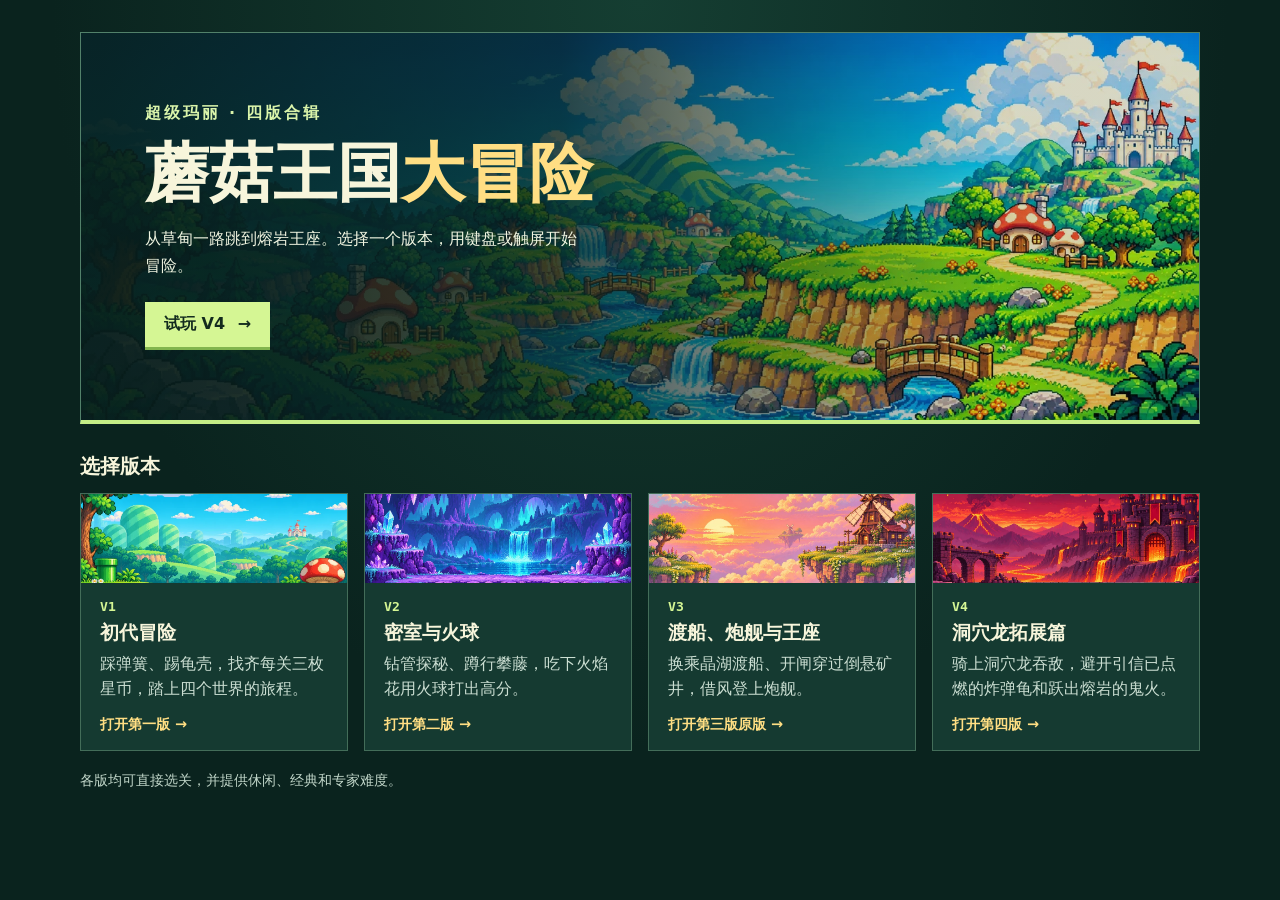
<file: index.html>
<!doctype html>
<html lang="zh-CN">
<head>
  <meta charset="utf-8">
  <meta name="viewport" content="width=device-width, initial-scale=1">
  <meta name="theme-color" content="#0a231e">
  <meta name="description" content="《超级玛丽 · 蘑菇王国大冒险》四版合辑。V1 至 V4 均可在线试玩。V4 洞穴龙拓展篇加入骑龙吞敌、炸弹龟与鬼火。">
  <title>蘑菇王国大冒险 · 四版合辑</title>
  <link rel="stylesheet" href="./style.css">
</head>
<body>
  <main class="shell">
    <header class="hero">
      <p class="eyebrow">超级玛丽 · 四版合辑</p>
      <h1>蘑菇王国<span>大冒险</span></h1>
      <p class="intro">从草甸一路跳到熔岩王座。选择一个版本，用键盘或触屏开始冒险。</p>
      <a class="start" href="./v4/index.html">试玩 V4 <span aria-hidden="true">→</span></a>
    </header>
    <section aria-labelledby="versions">
      <h2 id="versions">选择版本</h2>
      <div class="grid">
        <a class="card" href="./v1/index.html">
          <img src="./v1/assets/art/meadow.webp" alt="" width="960" height="540">
          <div class="card-copy">
            <span class="version">V1</span>
            <h3>初代冒险</h3>
            <p>踩弹簧、踢龟壳，找齐每关三枚星币，踏上四个世界的旅程。</p>
            <span class="action">打开第一版 <span aria-hidden="true">→</span></span>
          </div>
        </a>
        <a class="card" href="./v2/index.html">
          <img src="./v2/assets/art/cavern.webp" alt="" width="960" height="540">
          <div class="card-copy">
            <span class="version">V2</span>
            <h3>密室与火球</h3>
            <p>钻管探秘、蹲行攀藤，吃下火焰花用火球打出高分。</p>
            <span class="action">打开第二版 <span aria-hidden="true">→</span></span>
          </div>
        </a>
        <a class="card" href="./v3/index.html">
          <img src="./v3/assets/art/sky.webp" alt="" width="960" height="540">
          <div class="card-copy">
            <span class="version">V3</span>
            <h3>渡船、炮舰与王座</h3>
            <p>换乘晶湖渡船、开闸穿过倒悬矿井，借风登上炮舰。</p>
            <span class="action">打开第三版原版 <span aria-hidden="true">→</span></span>
          </div>
        </a>
        <a class="card" href="./v4/index.html">
          <img src="./v4/assets/art/castle.webp" alt="" width="960" height="540">
          <div class="card-copy">
            <span class="version">V4</span>
            <h3>洞穴龙拓展篇</h3>
            <p>骑上洞穴龙吞敌，避开引信已点燃的炸弹龟和跃出熔岩的鬼火。</p>
            <span class="action">打开第四版 <span aria-hidden="true">→</span></span>
          </div>
        </a>
      </div>
    </section>
    <footer>各版均可直接选关，并提供休闲、经典和专家难度。</footer>
  </main>
</body>
</html>
</file>
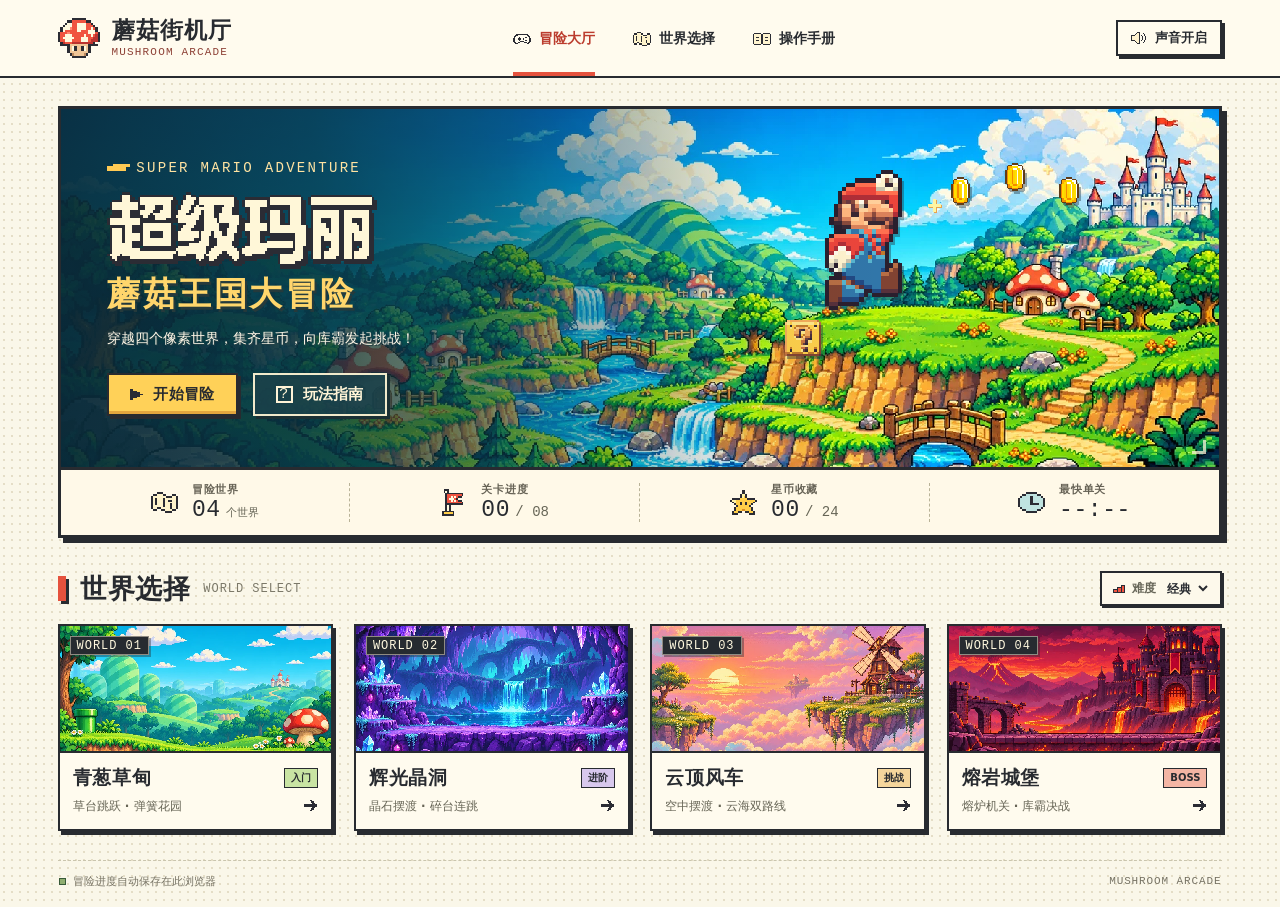
<file: v1/index.html>
<!doctype html>
<html lang="zh-CN">
<head>
  <meta charset="utf-8">
  <meta name="viewport" content="width=device-width,initial-scale=1,viewport-fit=cover">
  <meta name="theme-color" content="#faf6e9">
  <meta name="description" content="在四个像素世界中奔跑、寻宝，挑战库霸。八个原创关卡，支持键盘和触屏游玩。">
  <title>蘑菇街机厅 · 超级玛丽</title>
  <link rel="icon" href="./assets/ui/mushroom.png" type="image/png">
  <link rel="preload" as="image" href="./assets/art/cover.webp">
  <link rel="stylesheet" href="./style.css">
  <script defer src="./js/courses.js"></script>
  <script defer src="./js/engine.js"></script>
  <script defer src="./js/renderer.js"></script>
  <script defer src="./js/app.js"></script>
</head>
<body>
  <header class="site-header">
    <div class="wrap head-inner">
      <a class="brand" href="#lobby" aria-label="蘑菇街机厅首页">
        <img src="./assets/ui/mushroom.png" alt="" width="43" height="40">
        <span><strong>蘑菇街机厅</strong><small>MUSHROOM ARCADE</small></span>
      </a>
      <nav aria-label="主导航">
        <a class="nav-item current" href="#lobby" data-nav="lobby"><i class="ico pad"></i>冒险大厅</a>
        <a class="nav-item" href="#worlds" data-nav="worlds"><i class="ico map"></i>世界选择</a>
        <button class="nav-item" data-open-guide><i class="ico book"></i>操作手册</button>
      </nav>
      <button class="sound-button" data-sound type="button" aria-pressed="true"><i class="ico speaker"></i><span>声音开启</span></button>
    </div>
  </header>
  <main class="wrap" id="lobby">
    <section class="cartridge" aria-labelledby="game-title">
      <div class="cover">
        <div class="cover-art" aria-hidden="true"></div>
        <div class="cover-sprites" aria-hidden="true">
          <img class="poster-mario" src="./assets/sprites/mario-jump.png" alt="">
          <img class="poster-coin c1" src="./assets/sprites/coin.png" alt="">
          <img class="poster-coin c2" src="./assets/sprites/coin.png" alt="">
          <img class="poster-coin c3" src="./assets/sprites/coin.png" alt="">
          <img class="poster-block" src="./assets/sprites/question.png" alt="">
          <span class="glint g1"></span><span class="glint g2"></span>
        </div>
        <div class="cover-copy">
          <div class="cover-kicker"><span></span> SUPER MARIO ADVENTURE</div>
          <h1 id="game-title"><img src="./assets/ui/title.png" alt="超级玛丽"></h1>
          <p class="cover-subtitle">蘑菇王国大冒险</p>
          <p class="cover-desc">穿越四个像素世界，集齐星币，向库霸发起挑战！</p>
          <div class="cover-actions">
            <button class="pixel-button primary" id="start-game"><i class="ico play"></i><span>开始冒险</span></button>
            <button class="pixel-button ghost" data-open-guide><span class="key-icon" aria-hidden="true">?</span>玩法指南</button>
          </div>
        </div>
        <span class="cover-corner" aria-hidden="true"></span>
      </div>
      <div class="readouts" aria-label="冒险记录">
        <div class="readout"><span class="stat-icon"><i class="ico map"></i></span><span><small>冒险世界</small><strong><b>04</b> <em>个世界</em></strong></span></div>
        <div class="readout"><span class="stat-icon"><i class="ico flag"></i></span><span><small>关卡进度</small><strong><b id="clears">00</b> <em>/ 08</em></strong></span></div>
        <div class="readout"><span class="stat-icon"><i class="ico star"></i></span><span><small>星币收藏</small><strong><b id="stars">00</b> <em>/ 24</em></strong></span></div>
        <div class="readout"><span class="stat-icon"><i class="ico clock"></i></span><span><small>最快单关</small><strong><b id="best-time">--:--</b></strong></span></div>
      </div>
    </section>
    <section class="world-section" id="worlds" aria-labelledby="world-title">
      <div class="section-bar">
        <div class="section-heading"><span class="section-mark" aria-hidden="true"></span><h2 id="world-title">世界选择</h2><small class="latin">WORLD SELECT</small></div>
        <label class="difficulty"><i class="ico stairs"></i><span>难度</span><select aria-label="游玩难度" data-difficulty><option value="relaxed">休闲</option><option value="classic">经典</option><option value="expert">专家</option></select></label>
      </div>
      <div id="world-grid" class="world-grid"></div>
    </section>
    <footer><span><i class="save-dot"></i><span id="save-status">冒险进度自动保存在此浏览器</span></span><span class="latin">MUSHROOM ARCADE</span></footer>
  </main>
  <dialog id="details" class="details-dialog">
    <div class="modal-top"><span id="detail-label" class="latin">WORLD SELECT</span><button class="square-button close-x" id="close-details" aria-label="关闭">×</button></div>
    <div id="detail-body"></div>
  </dialog>
  <dialog id="game" class="game-dialog" aria-labelledby="playing-title">
    <div class="game-shell">
      <div class="game-top">
        <div class="game-identity"><img src="./assets/ui/mushroom.png" alt=""><div><small class="latin" id="world-code"></small><strong id="playing-title"></strong></div></div>
        <div class="game-controls"><button data-sound class="square-button" aria-label="切换声音"><i class="ico speaker"></i></button><button id="fullscreen" class="square-button" aria-label="切换全屏"><span class="expand-icon"></span></button><button id="pause" class="square-button pause-button" aria-label="暂停游戏"><b>Ⅱ</b></button></div>
      </div>
      <div class="game-hud">
        <span class="hearts" id="hearts" aria-label="体力"></span>
        <div class="hud-right"><span><i class="ico coin"></i><b id="gold-count">00</b></span><span><i class="ico star"></i><b id="star-count">0/3</b></span><span><i class="ico clock"></i><b id="timer">0:00</b></span></div>
      </div>
      <div class="stage" id="stage">
        <canvas id="screen" width="480" height="270" aria-label="超级玛丽横版跳跃游戏画面"></canvas>
        <div class="boss-meter" id="boss-meter" hidden><div><strong>库霸</strong> <small class="latin">BOSS</small></div><div id="boss-pips"></div></div>
        <div class="hint" id="game-hint" role="status"></div>
        <section class="stage-overlay" id="overlay" hidden aria-live="polite"></section>
      </div>
      <div class="game-lower">
        <div class="keyboard-strip"><span><kbd>←</kbd><kbd>→</kbd> 移动</span><span><kbd>Space</kbd> 跳跃</span><span><kbd>Shift</kbd> 奔跑</span><span><kbd>Esc</kbd> 暂停</span></div>
        <div class="touch-strip" aria-label="触屏游戏按键"><div><button data-control="left" aria-label="向左移动">◀</button><button data-control="right" aria-label="向右移动">▶</button></div><div><button class="run-control" data-control="run">奔跑</button><button class="jump-control" data-control="jump">跳跃</button></div></div>
      </div>
    </div>
  </dialog>
  <noscript>请启用 JavaScript 进入蘑菇街机厅。</noscript>
</body>
</html>
</file>
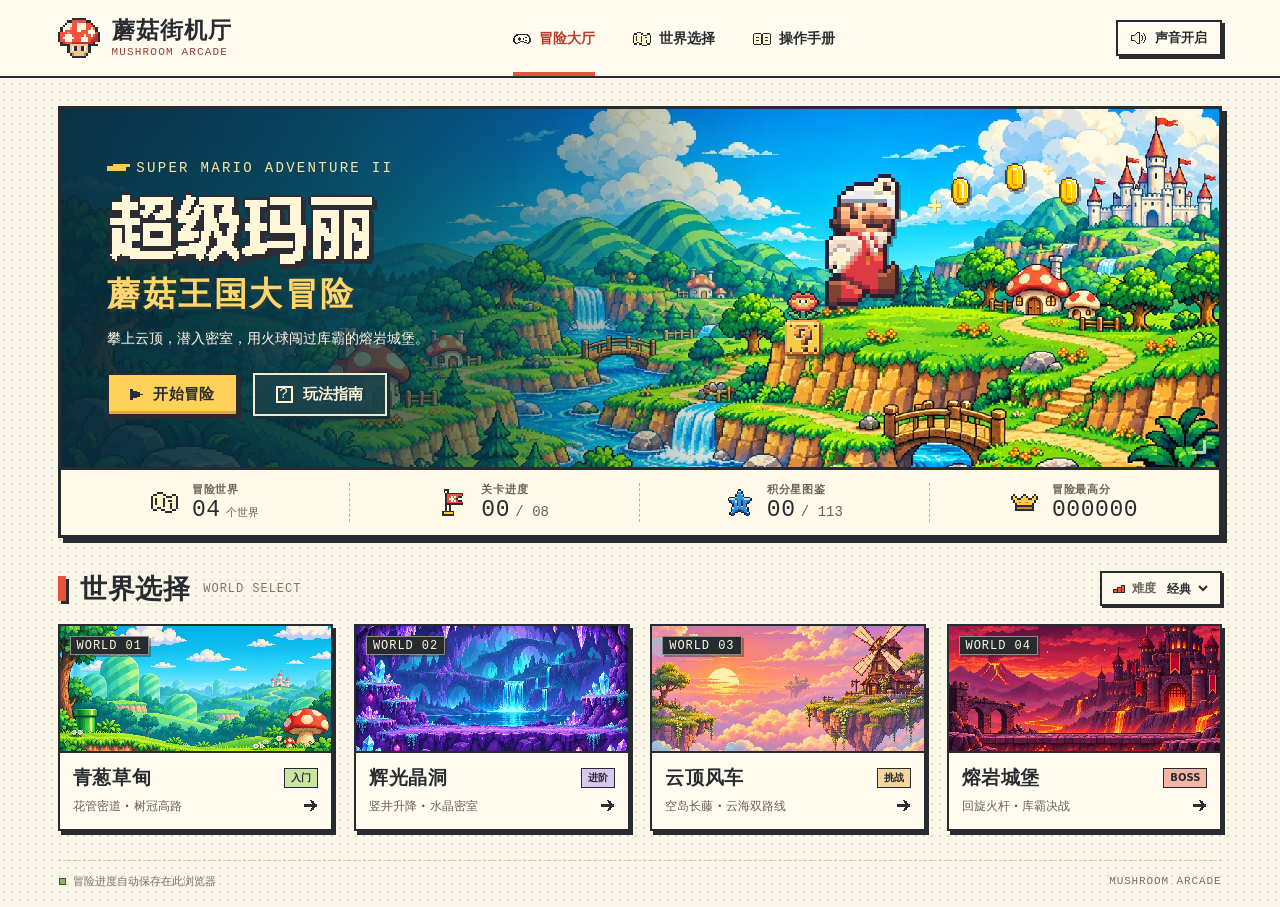
<file: v2/index.html>
<!doctype html>
<html lang="zh-CN">
<head>
  <meta charset="utf-8">
  <meta name="viewport" content="width=device-width,initial-scale=1,viewport-fit=cover">
  <meta name="theme-color" content="#faf6e9">
  <meta name="description" content="在四个像素世界中奔跑、寻宝，挑战库霸。八个原创关卡，支持键盘和触屏游玩。">
  <title>蘑菇街机厅 · 超级玛丽 II</title>
  <link rel="icon" href="./assets/ui/mushroom.png" type="image/png">
  <link rel="preload" as="image" href="./assets/art/cover.webp">
  <link rel="stylesheet" href="./style.css">
  <script defer src="./js/courses.js"></script>
  <script defer src="./js/engine.js"></script>
  <script defer src="./js/renderer.js"></script>
  <script defer src="./js/app.js"></script>
</head>
<body>
  <header class="site-header">
    <div class="wrap head-inner">
      <a class="brand" href="#lobby" aria-label="蘑菇街机厅首页">
        <img src="./assets/ui/mushroom.png" alt="" width="43" height="40">
        <span><strong>蘑菇街机厅</strong><small>MUSHROOM ARCADE</small></span>
      </a>
      <nav aria-label="主导航">
        <a class="nav-item current" href="#lobby" data-nav="lobby"><i class="ico pad"></i>冒险大厅</a>
        <a class="nav-item" href="#worlds" data-nav="worlds"><i class="ico map"></i>世界选择</a>
        <button class="nav-item" data-open-guide><i class="ico book"></i>操作手册</button>
      </nav>
      <button class="sound-button" data-sound type="button" aria-pressed="true"><i class="ico speaker"></i><span>声音开启</span></button>
    </div>
  </header>
  <main class="wrap" id="lobby">
    <section class="cartridge" aria-labelledby="game-title">
      <div class="cover">
        <div class="cover-art" aria-hidden="true"></div>
        <div class="cover-sprites" aria-hidden="true">
          <img class="poster-mario" src="./assets/sprites/fire-jump.png" alt="">
          <img class="poster-flower" src="./assets/sprites/fire-flower.png" alt="">
          <img class="poster-coin c1" src="./assets/sprites/coin.png" alt="">
          <img class="poster-coin c2" src="./assets/sprites/coin.png" alt="">
          <img class="poster-coin c3" src="./assets/sprites/coin.png" alt="">
          <img class="poster-block" src="./assets/sprites/question.png" alt="">
          <span class="glint g1"></span><span class="glint g2"></span>
        </div>
        <div class="cover-copy">
          <div class="cover-kicker"><span></span> SUPER MARIO ADVENTURE II</div>
          <h1 id="game-title"><img src="./assets/ui/title.png" alt="超级玛丽"></h1>
          <p class="cover-subtitle">蘑菇王国大冒险</p>
          <p class="cover-desc">攀上云顶，潜入密室，用火球闯过库霸的熔岩城堡。</p>
          <div class="cover-actions">
            <button class="pixel-button primary" id="start-game"><i class="ico play"></i><span>开始冒险</span></button>
            <button class="pixel-button ghost" data-open-guide><span class="key-icon" aria-hidden="true">?</span>玩法指南</button>
          </div>
        </div>
        <span class="cover-corner" aria-hidden="true"></span>
      </div>
      <div class="readouts" aria-label="冒险记录">
        <div class="readout"><span class="stat-icon"><i class="ico map"></i></span><span><small>冒险世界</small><strong><b>04</b> <em>个世界</em></strong></span></div>
        <div class="readout"><span class="stat-icon"><i class="ico flag"></i></span><span><small>关卡进度</small><strong><b id="clears">00</b> <em>/ 08</em></strong></span></div>
        <div class="readout"><span class="stat-icon"><i class="ico star"></i></span><span><small>积分星图鉴</small><strong><b id="stars">00</b> <em id="star-total"></em></strong></span></div>
        <div class="readout"><span class="stat-icon"><i class="ico crown"></i></span><span><small>冒险最高分</small><strong><b id="best-score">000000</b></strong></span></div>
      </div>
    </section>
    <section class="world-section" id="worlds" aria-labelledby="world-title">
      <div class="section-bar">
        <div class="section-heading"><span class="section-mark" aria-hidden="true"></span><h2 id="world-title">世界选择</h2><small class="latin">WORLD SELECT</small></div>
        <label class="difficulty"><i class="ico stairs"></i><span>难度</span><select aria-label="游玩难度" data-difficulty><option value="relaxed">休闲</option><option value="classic">经典</option><option value="expert">专家</option></select></label>
      </div>
      <div id="world-grid" class="world-grid"></div>
    </section>
    <footer><span><i class="save-dot"></i><span id="save-status">冒险进度自动保存在此浏览器</span></span><span class="latin">MUSHROOM ARCADE</span></footer>
  </main>
  <dialog id="details" class="details-dialog">
    <div class="modal-top"><span id="detail-label" class="latin">WORLD SELECT</span><button class="square-button close-x" id="close-details" aria-label="关闭">×</button></div>
    <div id="detail-body"></div>
  </dialog>
  <dialog id="game" class="game-dialog" aria-labelledby="playing-title">
    <div class="game-shell">
      <div class="game-top">
        <div class="game-identity"><img src="./assets/ui/mushroom.png" alt=""><div><small class="latin" id="world-code"></small><strong id="playing-title"></strong></div></div>
        <div class="game-controls"><button data-sound class="square-button" aria-label="切换声音"><i class="ico speaker"></i></button><button id="fullscreen" class="square-button" aria-label="切换全屏"><span class="expand-icon"></span></button><button id="pause" class="square-button pause-button" aria-label="暂停游戏"><b>Ⅱ</b></button></div>
      </div>
      <div class="game-hud">
        <div class="hud-player"><span class="hearts" id="hearts" aria-label="体力"></span><span id="form-status"></span></div>
        <div class="hud-right"><span class="score-read"><small>SCORE</small><b id="live-score">000000</b></span><span aria-label="金币"><i class="ico coin"></i><b id="gold-count">00</b></span><span aria-label="积分星"><i class="ico star"></i><b id="star-count">0</b></span><span class="time-read"><small>TIME</small><b id="timer">000</b></span></div>
      </div>
      <div class="stage" id="stage">
        <canvas id="screen" width="480" height="270" aria-label="超级玛丽横版跳跃游戏画面"></canvas>
        <div class="boss-meter" id="boss-meter" hidden><div><strong>库霸</strong> <small class="latin">BOSS</small></div><div id="boss-pips"></div></div>
        <div class="hint" id="game-hint" role="status"></div>
        <div class="settle-banner" id="settle-banner" hidden></div>
        <section class="stage-overlay" id="overlay" hidden aria-live="polite"></section>
      </div>
      <div class="game-lower">
        <div class="keyboard-strip"><span><kbd>← →</kbd> 移动</span><span><kbd>Space</kbd> 跳跃</span><span><kbd>↓</kbd> 蹲 / 钻管</span><span><kbd>↑</kbd> 攀藤</span><span><kbd>X</kbd> 火球</span><span><kbd>Shift</kbd> 跑</span><span><kbd>Esc</kbd> 暂停</span></div>
        <div class="touch-strip" aria-label="触屏游戏按键"><div class="touch-directions"><button data-control="left" aria-label="向左移动">◀</button><button data-control="down" aria-label="蹲下或进入管道">▼</button><button data-control="up" aria-label="攀藤或跳跃">▲</button><button data-control="right" aria-label="向右移动">▶</button></div><div><button class="run-control" data-control="run">跑</button><button class="fire-control" data-control="fire" aria-label="发射火球">火球</button><button class="jump-control" data-control="jump">跳跃</button></div></div>
      </div>
    </div>
  </dialog>
  <noscript>请启用 JavaScript 进入蘑菇街机厅。</noscript>
</body>
</html>
</file>
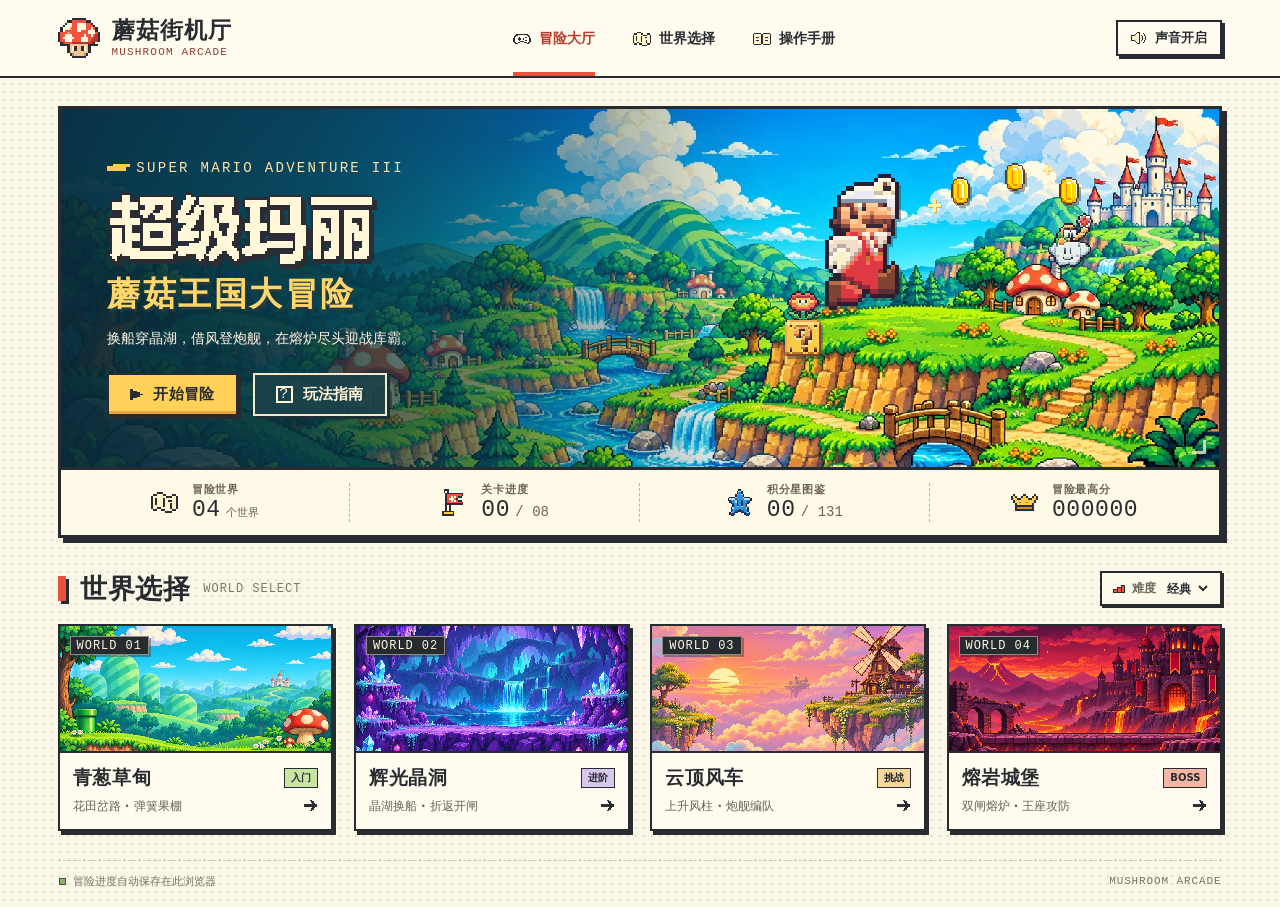
<file: v3-original/index.html>
<!doctype html>
<html lang="zh-CN">
<head>
  <meta charset="utf-8">
  <meta name="viewport" content="width=device-width,initial-scale=1">
  <title>渡船、炮舰与王座 · V3</title>
  <link rel="canonical" href="../v3/index.html">
  <script>
    const destination = new URL("../v3/index.html", location.href);
    destination.search = location.search;
    destination.hash = location.hash;
    location.replace(destination.href);
  </script>
  <noscript><meta http-equiv="refresh" content="0;url=../v3/index.html"></noscript>
</head>
<body>
  <p><a href="../v3/index.html">打开 V3 · 渡船、炮舰与王座</a></p>
</body>
</html>
</file>
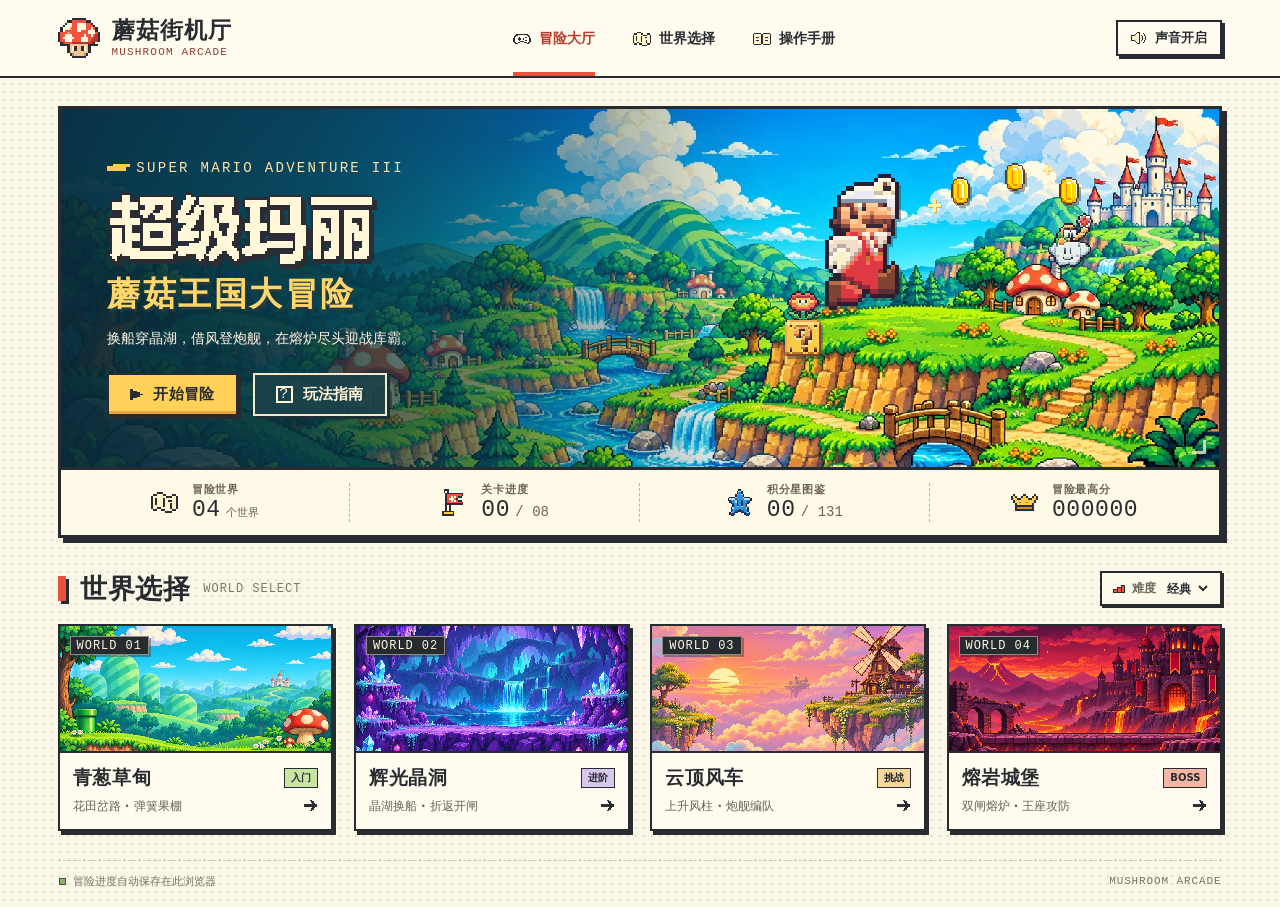
<file: v3/index.html>
<!doctype html>
<html lang="zh-CN">
<head>
  <meta charset="utf-8">
  <meta name="viewport" content="width=device-width,initial-scale=1,viewport-fit=cover">
  <meta name="theme-color" content="#faf6e9">
  <meta name="description" content="在四个像素世界中奔跑、寻宝，挑战库霸。八个原创关卡，支持键盘和触屏游玩。">
  <title>蘑菇街机厅 · 超级玛丽 III</title>
  <link rel="icon" href="./assets/ui/mushroom.png" type="image/png">
  <link rel="preload" as="image" href="./assets/art/cover.webp">
  <link rel="stylesheet" href="./style.css">
  <script defer src="./js/courses.js?v=pipe-platforms"></script>
  <script defer src="./js/engine.js"></script>
  <script defer src="./js/renderer.js"></script>
  <script defer src="./js/app.js"></script>
</head>
<body>
  <header class="site-header">
    <div class="wrap head-inner">
      <a class="brand" href="#lobby" aria-label="蘑菇街机厅首页">
        <img src="./assets/ui/mushroom.png" alt="" width="43" height="40">
        <span><strong>蘑菇街机厅</strong><small>MUSHROOM ARCADE</small></span>
      </a>
      <nav aria-label="主导航">
        <a class="nav-item current" href="#lobby" data-nav="lobby"><i class="ico pad"></i>冒险大厅</a>
        <a class="nav-item" href="#worlds" data-nav="worlds"><i class="ico map"></i>世界选择</a>
        <button class="nav-item" data-open-guide><i class="ico book"></i>操作手册</button>
      </nav>
      <button class="sound-button" data-sound type="button" aria-pressed="true"><i class="ico speaker"></i><span>声音开启</span></button>
    </div>
  </header>
  <main class="wrap" id="lobby">
    <section class="cartridge" aria-labelledby="game-title">
      <div class="cover">
        <div class="cover-art" aria-hidden="true"></div>
        <div class="cover-sprites" aria-hidden="true">
          <img class="poster-mario" src="./assets/sprites/fire-jump.png" alt="">
          <img class="poster-flower" src="./assets/sprites/fire-flower.png" alt="">
          <img class="poster-coin c1" src="./assets/sprites/coin.png" alt="">
          <img class="poster-coin c2" src="./assets/sprites/coin.png" alt="">
          <img class="poster-coin c3" src="./assets/sprites/coin.png" alt="">
          <img class="poster-block" src="./assets/sprites/question.png" alt="">
          <img class="poster-cloud-rider" src="./assets/sprites/lakitu-throw.png" alt="">
          <span class="glint g1"></span><span class="glint g2"></span>
        </div>
        <div class="cover-copy">
          <div class="cover-kicker"><span></span> SUPER MARIO ADVENTURE III</div>
          <h1 id="game-title"><img src="./assets/ui/title.png" alt="超级玛丽"></h1>
          <p class="cover-subtitle">蘑菇王国大冒险</p>
          <p class="cover-desc">换船穿晶湖，借风登炮舰，在熔炉尽头迎战库霸。</p>
          <div class="cover-actions">
            <button class="pixel-button primary" id="start-game"><i class="ico play"></i><span>开始冒险</span></button>
            <button class="pixel-button ghost" data-open-guide><span class="key-icon" aria-hidden="true">?</span>玩法指南</button>
          </div>
        </div>
        <span class="cover-corner" aria-hidden="true"></span>
      </div>
      <div class="readouts" aria-label="冒险记录">
        <div class="readout"><span class="stat-icon"><i class="ico map"></i></span><span><small>冒险世界</small><strong><b>04</b> <em>个世界</em></strong></span></div>
        <div class="readout"><span class="stat-icon"><i class="ico flag"></i></span><span><small>关卡进度</small><strong><b id="clears">00</b> <em>/ 08</em></strong></span></div>
        <div class="readout"><span class="stat-icon"><i class="ico star"></i></span><span><small>积分星图鉴</small><strong><b id="stars">00</b> <em id="star-total"></em></strong></span></div>
        <div class="readout"><span class="stat-icon"><i class="ico crown"></i></span><span><small>冒险最高分</small><strong><b id="best-score">000000</b></strong></span></div>
      </div>
    </section>
    <section class="world-section" id="worlds" aria-labelledby="world-title">
      <div class="section-bar">
        <div class="section-heading"><span class="section-mark" aria-hidden="true"></span><h2 id="world-title">世界选择</h2><small class="latin">WORLD SELECT</small></div>
        <label class="difficulty"><i class="ico stairs"></i><span>难度</span><select aria-label="游玩难度" data-difficulty><option value="relaxed">休闲</option><option value="classic">经典</option><option value="expert">专家</option></select></label>
      </div>
      <div id="world-grid" class="world-grid"></div>
    </section>
    <footer><span><i class="save-dot"></i><span id="save-status">冒险进度自动保存在此浏览器</span></span><span class="latin">MUSHROOM ARCADE</span></footer>
  </main>
  <dialog id="details" class="details-dialog">
    <div class="modal-top"><span id="detail-label" class="latin">WORLD SELECT</span><button class="square-button close-x" id="close-details" aria-label="关闭">×</button></div>
    <div id="detail-body"></div>
  </dialog>
  <dialog id="game" class="game-dialog" aria-labelledby="playing-title">
    <div class="game-shell">
      <div class="game-top">
        <div class="game-identity"><img src="./assets/ui/mushroom.png" alt=""><div><small class="latin" id="world-code"></small><strong id="playing-title"></strong></div></div>
        <div class="game-controls"><button data-sound class="square-button" aria-label="切换声音"><i class="ico speaker"></i></button><button id="fullscreen" class="square-button" aria-label="切换全屏"><span class="expand-icon"></span></button><button id="pause" class="square-button pause-button" aria-label="暂停游戏"><b>Ⅱ</b></button></div>
      </div>
      <div class="game-hud">
        <div class="hud-player"><span class="hearts" id="hearts" aria-label="体力"></span><span id="form-status"></span></div>
        <div class="hud-right"><span class="score-read"><small>SCORE</small><b id="live-score">000000</b></span><span aria-label="金币"><i class="ico coin"></i><b id="gold-count">00</b></span><span aria-label="积分星"><i class="ico star"></i><b id="star-count">0</b></span><span class="time-read"><small>TIME</small><b id="timer">000</b></span></div>
      </div>
      <div class="stage" id="stage">
        <canvas id="screen" width="480" height="270" aria-label="超级玛丽横版跳跃游戏画面"></canvas>
        <div class="boss-meter" id="boss-meter" hidden><div><strong>库霸</strong> <small class="latin">BOSS</small></div><span id="boss-move"></span><div id="boss-pips"></div></div>
        <div class="hint" id="game-hint" role="status"></div>
        <div class="settle-banner" id="settle-banner" hidden></div>
        <section class="stage-overlay" id="overlay" hidden aria-live="polite"></section>
      </div>
      <div class="game-lower">
        <div class="keyboard-strip"><span><kbd>← →</kbd> 移动</span><span><kbd>Space</kbd> 跳跃</span><span><kbd>↓</kbd> 蹲 / 钻管</span><span><kbd>↑</kbd> 攀藤</span><span><kbd>X</kbd> 火球</span><span><kbd>Shift</kbd> 跑</span><span><kbd>Esc</kbd> 暂停</span></div>
        <div class="touch-strip" aria-label="触屏游戏按键"><div class="touch-directions"><button data-control="left" aria-label="向左移动">◀</button><button data-control="down" aria-label="蹲下或进入管道">▼</button><button data-control="up" aria-label="攀藤或跳跃">▲</button><button data-control="right" aria-label="向右移动">▶</button></div><div><button class="run-control" data-control="run">跑</button><button class="fire-control" data-control="fire" aria-label="发射火球">火球</button><button class="jump-control" data-control="jump">跳跃</button></div></div>
      </div>
    </div>
  </dialog>
  <noscript>请启用 JavaScript 进入蘑菇街机厅。</noscript>
</body>
</html>
</file>
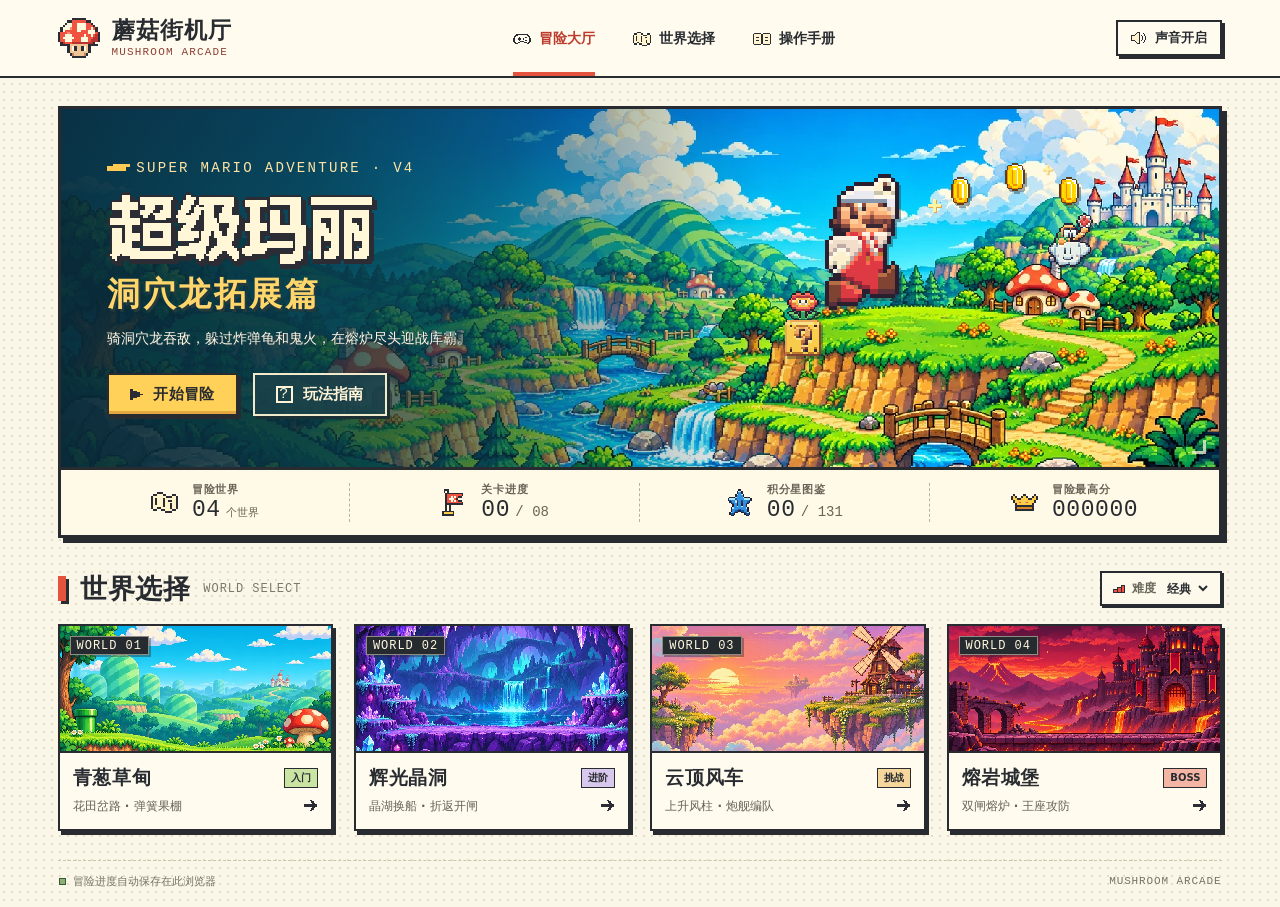
<file: v4/index.html>
<!doctype html>
<html lang="zh-CN">
<head>
  <meta charset="utf-8">
  <meta name="viewport" content="width=device-width,initial-scale=1,viewport-fit=cover">
  <meta name="theme-color" content="#faf6e9">
  <meta name="description" content="蘑菇王国大冒险 V4 · 洞穴龙拓展篇。骑洞穴龙吞敌，躲开炸弹龟和鬼火，闯过八关挑战库霸。">
  <title>超级玛丽 V4 · 洞穴龙拓展篇</title>
  <link rel="icon" href="./assets/ui/mushroom.png" type="image/png">
  <link rel="preload" as="image" href="./assets/art/cover.webp">
  <link rel="stylesheet" href="./style.css">
  <script defer src="./js/courses.js?v=pipe-platforms"></script>
  <script defer src="./js/dragon.js"></script>
  <script defer src="./js/hazards.js"></script>
  <script defer src="./js/engine.js"></script>
  <script defer src="./js/renderer.js"></script>
  <script defer src="./js/app.js"></script>
</head>
<body>
  <header class="site-header">
    <div class="wrap head-inner">
      <a class="brand" href="#lobby" aria-label="蘑菇街机厅首页">
        <img src="./assets/ui/mushroom.png" alt="" width="43" height="40">
        <span><strong>蘑菇街机厅</strong><small>MUSHROOM ARCADE</small></span>
      </a>
      <nav aria-label="主导航">
        <a class="nav-item current" href="#lobby" data-nav="lobby"><i class="ico pad"></i>冒险大厅</a>
        <a class="nav-item" href="#worlds" data-nav="worlds"><i class="ico map"></i>世界选择</a>
        <button class="nav-item" data-open-guide><i class="ico book"></i>操作手册</button>
      </nav>
      <button class="sound-button" data-sound type="button" aria-pressed="true"><i class="ico speaker"></i><span>声音开启</span></button>
    </div>
  </header>
  <main class="wrap" id="lobby">
    <section class="cartridge" aria-labelledby="game-title">
      <div class="cover">
        <div class="cover-art" aria-hidden="true"></div>
        <div class="cover-sprites" aria-hidden="true">
          <img class="poster-mario" src="./assets/sprites/fire-jump.png" alt="">
          <img class="poster-flower" src="./assets/sprites/fire-flower.png" alt="">
          <img class="poster-coin c1" src="./assets/sprites/coin.png" alt="">
          <img class="poster-coin c2" src="./assets/sprites/coin.png" alt="">
          <img class="poster-coin c3" src="./assets/sprites/coin.png" alt="">
          <img class="poster-block" src="./assets/sprites/question.png" alt="">
          <img class="poster-cloud-rider" src="./assets/sprites/lakitu-throw.png" alt="">
          <span class="glint g1"></span><span class="glint g2"></span>
        </div>
        <div class="cover-copy">
          <div class="cover-kicker"><span></span> SUPER MARIO ADVENTURE · V4</div>
          <h1 id="game-title"><img src="./assets/ui/title.png" alt="超级玛丽"></h1>
          <p class="cover-subtitle">洞穴龙拓展篇</p>
          <p class="cover-desc">骑洞穴龙吞敌，躲过炸弹龟和鬼火，在熔炉尽头迎战库霸。</p>
          <div class="cover-actions">
            <button class="pixel-button primary" id="start-game"><i class="ico play"></i><span>开始冒险</span></button>
            <button class="pixel-button ghost" data-open-guide><span class="key-icon" aria-hidden="true">?</span>玩法指南</button>
          </div>
        </div>
        <span class="cover-corner" aria-hidden="true"></span>
      </div>
      <div class="readouts" aria-label="冒险记录">
        <div class="readout"><span class="stat-icon"><i class="ico map"></i></span><span><small>冒险世界</small><strong><b>04</b> <em>个世界</em></strong></span></div>
        <div class="readout"><span class="stat-icon"><i class="ico flag"></i></span><span><small>关卡进度</small><strong><b id="clears">00</b> <em>/ 08</em></strong></span></div>
        <div class="readout"><span class="stat-icon"><i class="ico star"></i></span><span><small>积分星图鉴</small><strong><b id="stars">00</b> <em id="star-total"></em></strong></span></div>
        <div class="readout"><span class="stat-icon"><i class="ico crown"></i></span><span><small>冒险最高分</small><strong><b id="best-score">000000</b></strong></span></div>
      </div>
    </section>
    <section class="world-section" id="worlds" aria-labelledby="world-title">
      <div class="section-bar">
        <div class="section-heading"><span class="section-mark" aria-hidden="true"></span><h2 id="world-title">世界选择</h2><small class="latin">WORLD SELECT</small></div>
        <label class="difficulty"><i class="ico stairs"></i><span>难度</span><select aria-label="游玩难度" data-difficulty><option value="relaxed">休闲</option><option value="classic">经典</option><option value="expert">专家</option></select></label>
      </div>
      <div id="world-grid" class="world-grid"></div>
    </section>
    <footer><span><i class="save-dot"></i><span id="save-status">冒险进度自动保存在此浏览器</span></span><span class="latin">MUSHROOM ARCADE</span></footer>
  </main>
  <dialog id="details" class="details-dialog">
    <div class="modal-top"><span id="detail-label" class="latin">WORLD SELECT</span><button class="square-button close-x" id="close-details" aria-label="关闭">×</button></div>
    <div id="detail-body"></div>
  </dialog>
  <dialog id="game" class="game-dialog" aria-labelledby="playing-title">
    <div class="game-shell">
      <div class="game-top">
        <div class="game-identity"><img src="./assets/ui/mushroom.png" alt=""><div><small class="latin" id="world-code"></small><strong id="playing-title"></strong></div></div>
        <div class="game-controls"><button data-sound class="square-button" aria-label="切换声音"><i class="ico speaker"></i></button><button id="fullscreen" class="square-button" aria-label="切换全屏"><span class="expand-icon"></span></button><button id="pause" class="square-button pause-button" aria-label="暂停游戏"><b>Ⅱ</b></button></div>
      </div>
      <div class="game-hud">
        <div class="hud-player"><span class="hearts" id="hearts" aria-label="体力"></span><span id="form-status"></span></div>
        <div class="hud-right"><span class="score-read"><small>SCORE</small><b id="live-score">000000</b></span><span aria-label="金币"><i class="ico coin"></i><b id="gold-count">00</b></span><span aria-label="积分星"><i class="ico star"></i><b id="star-count">0</b></span><span class="time-read"><small>TIME</small><b id="timer">000</b></span></div>
      </div>
      <div class="stage" id="stage">
        <canvas id="screen" width="480" height="270" aria-label="超级玛丽横版跳跃游戏画面"></canvas>
        <div class="boss-meter" id="boss-meter" hidden><div><strong>库霸</strong> <small class="latin">BOSS</small></div><span id="boss-move"></span><div id="boss-pips"></div></div>
        <div class="hint" id="game-hint" role="status"></div>
        <div class="settle-banner" id="settle-banner" hidden></div>
        <section class="stage-overlay" id="overlay" hidden aria-live="polite"></section>
      </div>
      <div class="game-lower">
        <div class="keyboard-strip"><span><kbd>← →</kbd> 移动</span><span><kbd>Space</kbd> 跳跃</span><span><kbd>↓</kbd> 蹲 / 钻管</span><span><kbd>↑</kbd> 攀藤</span><span><kbd>X</kbd> 火球 / 吞敌</span><span><kbd>Shift</kbd> 跑</span><span><kbd>Esc</kbd> 暂停</span></div>
        <div class="touch-strip" aria-label="触屏游戏按键"><div class="touch-directions"><button data-control="left" aria-label="向左移动">◀</button><button data-control="down" aria-label="蹲下或进入管道">▼</button><button data-control="up" aria-label="攀藤或跳跃">▲</button><button data-control="right" aria-label="向右移动">▶</button></div><div><button class="run-control" data-control="run">跑</button><button class="fire-control" data-control="fire" aria-label="发射火球">火球</button><button class="jump-control" data-control="jump">跳跃</button></div></div>
      </div>
    </div>
  </dialog>
  <noscript>请启用 JavaScript 进入蘑菇街机厅。</noscript>
</body>
</html>
</file>
<file: style.css>
:root {
  color-scheme: dark;
  font-family: system-ui, "Microsoft YaHei", "PingFang SC", sans-serif;
  background: #0a231e;
  color: #f7f5db;
}

* { box-sizing: border-box; }
body {
  margin: 0;
  background: radial-gradient(ellipse at 50% 0, #153e32, #0a231e 65%);
}

.shell { width: min(1120px, 100% - 40px); margin: auto; padding: 32px 0 24px; }
.hero {
  min-height: 392px;
  display: grid;
  justify-items: start;
  align-content: center;
  padding: 38px clamp(24px, 5vw, 67px);
  border: 1px solid #52816a;
  border-bottom: 4px solid #c4ed86;
  background:
    linear-gradient(90deg, #081e1aed 2%, #081e1aca 43%, #081e1a28 82%),
    url("./v4/assets/art/cover.webp") center / cover;
}

.eyebrow { margin: 0 0 14px; font-weight: 750; letter-spacing: .18em; color: #daf4aa; }
h1 { margin: 0; font-size: clamp(2rem, 6vw, 4rem); line-height: 1.12; text-wrap: balance; }
h1 span { color: #ffde83; }
.intro { margin: 17px 0 23px; color: #f1f5e1; max-width: 27em; line-height: 1.65; }
.start {
  color: #132b1e;
  background: #d5f694;
  padding: 12px 19px;
  border-bottom: 3px solid #82b54e;
  text-decoration: none;
  font-weight: 800;
}
.start span { padding-inline-start: .45em; }
.start:hover { background: #ebffc4; }
h2 { font-size: 1.25rem; margin: 29px 0 13px; }
.grid { display: grid; grid-template-columns: repeat(4, minmax(0, 1fr)); gap: 16px; }
.card {
  display: flex;
  flex-direction: column;
  color: inherit;
  background: #153a31;
  border: 1px solid #436d59;
  text-decoration: none;
}
.card:hover { border-color: #d5f694; background: #1b463a; }
.card img { display: block; width: 100%; height: auto; aspect-ratio: 3 / 1; object-fit: cover; }
.card-copy { display: flex; flex-direction: column; flex: 1; padding: 16px 19px; }
.version { color: #d5f694; font: 750 .82rem ui-monospace, monospace; }
h3 { margin: 5px 0; font-size: 1.21rem; }
.card p { margin: 0 0 13px; color: #cbded2; line-height: 1.6; }
.action { color: #ffde83; margin-top: auto; font-size: .9rem; font-weight: 700; }
a:focus-visible { outline: 3px solid #ffde83; outline-offset: 4px; }
footer { margin-top: 20px; color: #c1d6c9; font-size: .9rem; }

@media (max-width: 960px) {
  .grid { grid-template-columns: repeat(2, minmax(0, 1fr)); }
}

@media (max-width: 670px) {
  .shell { width: calc(100% - 28px); padding-top: 14px; }
  .hero { min-height: 330px; background-position: center, 62% center; }
  .hero h1 span { display: block; }
  .grid { grid-template-columns: 1fr; }
  .card { display: grid; grid-template-columns: minmax(74px, 28%) 1fr; }
  .card img { height: 100%; aspect-ratio: auto; }
  .card-copy { padding: 12px 14px; }
}
</file>
<file: v1/style.css>
@font-face{font-family:Arcade;src:url("./assets/ui/arcade.ttf") format("truetype");font-display:swap}
:root{--ink:#282b30;--paper:#faf7e9;--sheet:#fffbee;--red:#e5523d;--gold:#ffd158;--muted:#656558;--line:#cac5ad;--mono:Arcade,"Courier New",monospace;--sans:"Noto Sans SC","Microsoft YaHei","PingFang SC","Hiragino Sans GB",system-ui,sans-serif}
*{box-sizing:border-box}
html{scroll-behavior:smooth;scroll-padding-top:16px}
body{margin:0;background-color:var(--paper);background-image:radial-gradient(#b8a98255 .75px,transparent .9px);background-size:8px 8px;color:var(--ink);font-family:var(--sans);font-size:15px}
button,select,a{font:inherit;-webkit-tap-highlight-color:transparent}
button,select{color:inherit}
button,a,select{touch-action:manipulation}
button{cursor:pointer}
a{color:inherit;text-decoration:none}
button{border-radius:0}
button:focus-visible,select:focus-visible,a:focus-visible{outline:3px solid #1673bb;outline-offset:4px}
button:disabled{cursor:default}
[hidden]{display:none!important}
.wrap{width:min(1272px,calc(100% - clamp(40px,9vw,152px)));margin-inline:auto}
.latin,.brand small,.cover-kicker,.world-code{font-family:var(--mono);font-weight:400;letter-spacing:.08em}
.site-header{height:78px;background:var(--sheet);border-bottom:2px solid var(--ink)}
.head-inner{height:100%;display:flex;align-items:center;gap:28px}
.brand{display:flex;align-items:center;gap:11px;flex:0 0 auto}
.brand img{image-rendering:pixelated;object-fit:contain}
.brand>span{display:flex;flex-direction:column;gap:2px}
.brand strong{font-size:23px;line-height:1.15;letter-spacing:.045em;font-weight:950}
.brand small{font-size:11px;line-height:1.15;color:#8e4136;letter-spacing:.105em}
nav{display:flex;align-self:stretch;align-items:stretch;gap:clamp(22px,3vw,49px);margin-left:auto;margin-right:auto}
.nav-item{border:0;background:none;display:inline-flex;align-items:center;gap:8px;padding:2px 0 0;position:relative;font-size:14px;font-weight:750;white-space:nowrap}
.nav-item.current{color:#bb3c2d}
.nav-item.current:after{content:"";position:absolute;height:4px;left:0;right:0;bottom:0;background:var(--red)}
.nav-item:hover{color:#ac362c}
.ico{display:inline-block;width:18px;height:18px;background-repeat:no-repeat;background-size:contain;background-position:center;image-rendering:pixelated;vertical-align:middle;flex:none}
.pad{background-image:url("./assets/ui/pad.png")}.map{background-image:url("./assets/ui/map.png")}.book{background-image:url("./assets/ui/book.png")}.speaker{background-image:url("./assets/ui/sound.png")}.is-muted .speaker{background-image:url("./assets/ui/mute.png")}.flag{background-image:url("./assets/ui/flag.png")}.star{background-image:url("./assets/ui/star.png")}.heart{background-image:url("./assets/ui/heart.png")}.coin{background-image:url("./assets/ui/coin.png")}.clock{background-image:url("./assets/ui/clock.png")}.crown{background-image:url("./assets/ui/crown.png")}.stairs{background-image:url("./assets/ui/stairs.png")}.play{background-image:url("./assets/ui/play.png")}.arrow{background-image:url("./assets/ui/arrow.png")}
.sound-button,.square-button,.difficulty,.pixel-button,.stage-button{border:2px solid var(--ink);box-shadow:3px 3px 0 var(--ink);background:var(--sheet);display:inline-flex;align-items:center;justify-content:center;font-weight:800}
.sound-button{gap:9px;padding:8px 13px;font-size:13px;white-space:nowrap;line-height:1.3}
.sound-button .ico{width:15px;height:15px}
.sound-button:active,.pixel-button:active,.square-button:active,.stage-button:active{transform:translate(2px,2px);box-shadow:1px 1px 0 var(--ink)}
.cartridge{margin-top:28px;border:3px solid var(--ink);box-shadow:5px 5px 0 var(--ink);background:var(--sheet)}
.cover{position:relative;isolation:isolate;overflow:hidden;min-height:345px;height:clamp(345px,28vw,404px);display:flex;align-items:center;background:#126c7d}
.cover-art{position:absolute;inset:0;z-index:-2;background:url("./assets/art/cover.webp") 70% 50%/cover no-repeat;image-rendering:pixelated}
.cover:after{position:absolute;content:"";inset:0;z-index:-1;background:linear-gradient(90deg,rgba(10,42,54,.91) 0%,rgba(10,53,62,.80) 22%,rgba(10,52,57,.52) 39%,rgba(10,50,55,.04) 61%,transparent 71%)}
.cover-copy{padding:25px clamp(25px,3.65vw,60px);color:#fff8e6}
.cover-kicker{display:flex;align-items:center;gap:10px;font-size:clamp(12px,1.1vw,16px);color:#ffe3a2;letter-spacing:.16em;margin-bottom:16px}
.cover-kicker span{width:19px;height:5px;background:#ffca54;box-shadow:5px -3px 0 -1px #ffca54}
.cover h1{margin:0;line-height:1}
.cover h1 img{display:block;width:clamp(234px,21.1vw,316px);height:auto;image-rendering:pixelated}
.cover-subtitle{margin:6px 0 0;font-size:clamp(26px,2.55vw,39px);line-height:1.18;font-weight:950;color:#ffd66c;letter-spacing:.075em;text-shadow:2px 3px 0 #253a3c}
.cover-desc{font-size:clamp(13px,1.1vw,16px);line-height:1.7;margin:14px 0 22px;color:#fff7e7;font-weight:550;text-shadow:1px 1px 0 #284246}
.cover-actions{display:flex;align-items:stretch;gap:15px}
.pixel-button{gap:10px;min-height:43px;padding:9px 21px;font-size:15px;font-weight:850;letter-spacing:.02em}
.primary{background:var(--gold);color:var(--ink);box-shadow:3px 3px 0 var(--ink),inset 0 -3px 0 #e4a63e}
.primary:hover{background:#ffdc74}
.play{width:13px;height:13px}
.ghost{background:#1b414be0;border-color:#f1eacb;box-shadow:3px 3px 0 #1a3034;color:#fff4d7}
.ghost:hover{background:#396069}
.key-icon{font:15px/14px var(--mono);border:2px solid currentColor;width:17px;height:17px;text-align:center}
.cover-corner{position:absolute;right:13px;bottom:13px;width:14px;height:14px;border-bottom:3px solid #fff6d9bd;border-right:3px solid #fff6d9bd}
.cover-sprites{position:absolute;inset:0;z-index:-1;pointer-events:none}
.cover-sprites img{position:absolute;image-rendering:pixelated;filter:drop-shadow(2px 3px 0 #263d4a70)}
.poster-mario{left:66%;top:17%;height:39%;width:auto}
.poster-coin{height:7.8%;width:auto}.c1{left:76.8%;top:19%}.c2{left:81.5%;top:15%}.c3{left:86.2%;top:19%}
.poster-block{height:10%;width:auto;left:62.5%;top:59%}
.glint{position:absolute;background:#fff5a1;width:3px;height:13px;filter:drop-shadow(1px 1px 0 #e6a350)}
.glint:before{content:"";position:absolute;top:5px;left:-5px;width:13px;height:3px;background:#fff5a1}
.g1{left:75.3%;top:25%}.g2{left:85%;top:15%;transform:scale(.72)}
.readouts{display:grid;grid-template-columns:repeat(4,1fr);padding:13px 0;background:#fff9e8;border-top:3px solid var(--ink)}
.readout{display:flex;align-items:center;justify-content:center;gap:14px;border-right:1px dashed #b9b397;min-height:37px}
.readout:last-child{border:0}
.stat-icon{display:grid;place-items:center}.stat-icon .ico{width:27px;height:27px}
.readout>span:last-child{display:flex;flex-direction:column;gap:2px}
.readout small{color:#676356;font-size:11px;font-weight:650;letter-spacing:.07em;line-height:1.2}
.readout strong{line-height:1.05}
.readout b{font:23px/1 var(--mono);letter-spacing:.025em}
.readout em{font:14px/1 var(--mono),var(--sans);color:#666556}
.readout:first-child em{font:11px var(--sans)}
.world-section{margin-top:32px;scroll-margin-top:18px}
.section-bar,.section-heading,.difficulty{display:flex;align-items:center}
.section-bar{justify-content:space-between;gap:16px;margin-bottom:16px}
.section-heading{gap:12px;min-height:38px}
.section-mark{align-self:center;width:8px;height:25px;background:var(--red);box-shadow:3px 3px 0 var(--ink);margin-right:2px}
h2,h3,p{overflow-wrap:break-word}
.section-heading h2,.details-dialog h2,.overlay-card h2{margin:0;font-size:clamp(24px,2.1vw,32px);letter-spacing:.035em;line-height:1.25;font-weight:900}
.section-heading .latin{color:#7b7868;font-size:12px;align-self:center}
.difficulty{padding:3px 9px;gap:7px;font-size:12px;box-shadow:2px 2px 0 var(--ink);background:#fdf9eb}
.difficulty .ico{width:14px;height:14px}
.difficulty>span{color:#68675a;font-weight:650}
.difficulty select,.modal-mode select{background-color:transparent;border:0;font-weight:800;cursor:pointer;height:25px;min-width:48px}
.world-grid{display:grid;grid-template-columns:repeat(4,minmax(0,1fr));gap:clamp(14px,1.6vw,24px)}
.world-card{display:block;text-align:left;color:var(--ink);padding:0;border:2px solid var(--ink);background:var(--sheet);box-shadow:3px 4px 0 var(--ink);transition:transform .14s,box-shadow .14s;min-width:0;overflow:hidden}
.world-card:hover{transform:translate(-2px,-3px);box-shadow:5px 7px 0 var(--ink)}
.world-card:active{transform:translate(1px,1px);box-shadow:2px 2px 0 var(--ink)}
.world-image{position:relative;aspect-ratio:2.13/1;border-bottom:2px solid var(--ink);overflow:hidden;background:#9ac9bd}
.world-image img{display:block;width:100%;height:100%;object-fit:cover;image-rendering:pixelated}
.world-code{position:absolute;top:10px;left:10px;padding:3px 6px 2px;font-size:12px;line-height:1;color:#fff9df;background:#262b30;border:1px solid #f7ecd380;box-shadow:2px 2px 0 #262b3066}
.world-info{padding:12px 13px 14px}
.card-title{display:flex;align-items:center;justify-content:space-between;gap:6px;margin-bottom:6px}
.card-title h3{font-size:clamp(17px,1.45vw,22px);font-weight:900;line-height:1.38;margin:0;letter-spacing:.035em}
.rank{font-size:10px;font-weight:750;line-height:1;padding:4px 6px;border:1px solid var(--ink);white-space:nowrap;background:var(--tag,#cfe4ab);color:var(--ink)}
.card-caption{display:flex;align-items:center;justify-content:space-between;gap:8px;color:#666455;font-size:12px;line-height:1.5;font-weight:550}
.card-caption .arrow{width:14px;height:12px}
footer{display:flex;align-items:center;justify-content:space-between;border-top:1px dashed var(--line);margin:29px 0 18px;padding:13px 1px 0;color:#767263;font-size:11px}
footer>span:first-child{display:inline-flex;align-items:center;gap:7px}
.save-dot{width:7px;height:7px;background:#8fae71;border:1px solid #385a39}
footer .latin{font-size:11px}
body.modal-open{overflow:hidden}
dialog{color:var(--ink);margin:auto;padding:0;border:3px solid var(--ink);background:var(--paper);box-shadow:6px 6px 0 #171d24;max-width:calc(100vw - 24px);max-height:calc(100dvh - 24px)}
dialog::backdrop{background:#122a32bf}
.details-dialog{width:540px;overflow:auto}
.modal-top,.game-top{display:flex;align-items:center;justify-content:space-between;gap:10px;background:var(--sheet);border-bottom:2px solid var(--ink)}
.modal-top{padding:10px 16px;position:sticky;top:0;z-index:2}
.modal-top .latin{font-size:14px}
.square-button{height:31px;min-width:32px;padding:0 6px;box-shadow:2px 2px 0 var(--ink);line-height:1}
.close-x{font-size:23px;font-family:Arial,sans-serif}
.modal-art{width:100%;height:122px;display:block;object-fit:cover;image-rendering:pixelated;border-bottom:2px solid var(--ink)}
.detail-inner{padding:21px 24px 23px}
.detail-inner p{font-size:14px;line-height:1.65;color:#565749;margin:8px 0 16px}
.modal-mode{display:flex;align-items:center;justify-content:space-between;border-top:1px dashed var(--line);padding-top:11px;margin-top:14px;font-size:12px}
.modal-mode label{font-weight:750}
.level-choice{border:2px solid var(--ink);box-shadow:2px 2px 0 var(--ink);padding:10px 12px;width:100%;display:flex;align-items:center;gap:13px;text-align:left;background:#fff9e7;margin-top:10px}
.level-choice:hover{background:#ffedb5}
.level-choice .level-id{padding:6px 8px;background:#2a343a;color:#fff6d9;font:16px var(--mono);line-height:1}
.level-choice strong{font-size:16px}
.level-choice small{display:block;font-size:11px;color:#666456;margin-top:3px}
.level-choice .arrow{margin-left:auto}
.guide-rows{display:grid;gap:0;margin-top:15px}
.guide-row{padding:8px 0;border-top:1px dashed var(--line);display:flex;justify-content:space-between;align-items:center;font-size:14px;gap:10px}
kbd{display:inline-block;background:#fff9e5;border:1px solid #8a8777;border-bottom:2px solid #777563;padding:2px 5px;font:13px var(--mono),var(--sans);color:var(--ink)}
.guide-row kbd+kbd,.keyboard-strip kbd+kbd{margin-left:3px}
.guide-tips{border:1px solid #bab393;background:#f3eed4;padding:10px 13px;margin:14px 0 0;font-size:13px;line-height:1.7}
.guide-tips div+div{margin-top:4px}
.guide-tips .ico{width:14px;height:14px;margin-right:6px}
.game-dialog{width:min(960px,calc(100vw - 28px),calc((100dvh - 158px)*1.7778));overflow:auto}
.game-shell{width:100%;background:var(--paper)}
.game-top{min-height:48px;padding:7px 12px}
.game-identity,.game-controls,.hud-right,.game-hud,.hud-right>span,.keyboard-strip,.touch-strip>div{display:flex;align-items:center}
.game-identity{gap:10px}.game-identity img{width:30px;image-rendering:pixelated}
.game-identity>div{display:flex;flex-direction:column;gap:1px}.game-identity small{color:#8d503b;font-size:11px}.game-identity strong{line-height:1.2;font-size:16px}
.game-controls{gap:8px}.game-controls .ico{width:15px;height:15px}
.pause-button{background:var(--gold)}
.expand-icon{display:block;width:15px;height:15px;background:linear-gradient(var(--ink),var(--ink)) top left/6px 2px,linear-gradient(var(--ink),var(--ink)) top right/6px 2px,linear-gradient(var(--ink),var(--ink)) bottom left/6px 2px,linear-gradient(var(--ink),var(--ink)) bottom right/6px 2px,linear-gradient(var(--ink),var(--ink)) top left/2px 6px,linear-gradient(var(--ink),var(--ink)) top right/2px 6px,linear-gradient(var(--ink),var(--ink)) bottom left/2px 6px,linear-gradient(var(--ink),var(--ink)) bottom right/2px 6px;background-repeat:no-repeat}
.game-hud{height:33px;justify-content:space-between;border-bottom:2px solid var(--ink);background:#f5eed6;padding:2px 14px}
.hud-right{gap:18px}.hud-right>span{gap:5px}.hud-right b{font:15px var(--mono)}
.hud-right .ico,.hearts .ico{width:15px;height:15px}
.hearts{display:flex;gap:4px}.empty-heart{filter:grayscale(1);opacity:.38}
.stage{position:relative;background:#31515b;aspect-ratio:16/9;isolation:isolate;overflow:hidden;touch-action:none}
#screen{display:block;width:100%;height:100%;image-rendering:pixelated}
.hint{pointer-events:none;position:absolute;left:2%;top:4%;max-width:80%;padding:5px 10px;color:#fff9e5;background:#202e37e8;border:1px solid #f6ebc7;font-size:clamp(10px,1.4vw,15px);line-height:1.4;opacity:0;transition:opacity .15s}
.hint.visible{opacity:1}
.boss-meter{position:absolute;right:2%;top:4%;background:#2e222cee;color:#fff3d7;padding:5px 9px;border:1px solid #f8d899;display:flex;gap:9px;align-items:center;font-size:12px}
.boss-meter small{color:#ffc85c}.boss-meter i{display:inline-block;margin-left:2px;width:11px;height:9px;border:1px solid #eeb594;background:#f36c4e}.boss-meter i.spent{background:#56444a}
.boss-meter:not([hidden])~.hint{top:auto;bottom:4%;max-width:76%}
.stage-overlay{position:absolute;inset:0;display:grid;place-items:center;background:#152630af;padding:8px;overflow:auto;z-index:2}
.overlay-card{background:var(--paper);border:3px solid var(--ink);box-shadow:4px 4px 0 var(--ink);padding:clamp(12px,2.6vw,30px);text-align:center;min-width:min(310px,94%);max-width:95%}
.overlay-card>img{height:30px;image-rendering:pixelated;margin-bottom:5px}.overlay-card h2{font-size:clamp(19px,2.4vw,30px)}
.overlay-card p{font-size:13px;line-height:1.6;margin:8px 0 13px}
.overlay-actions{display:flex;flex-wrap:wrap;gap:8px;justify-content:center}
.stage-button{padding:7px 12px;min-height:34px;font-size:13px;box-shadow:2px 2px 0 var(--ink)}
.stage-button.accent{background:var(--gold)}
.game-lower{border-top:2px solid var(--ink)}
.keyboard-strip{justify-content:center;gap:clamp(12px,3vw,38px);padding:9px 4px;color:#666251;font-size:11px}
.touch-strip{display:none;justify-content:space-between;gap:8px;padding:8px 10px;user-select:none;-webkit-user-select:none}
.touch-strip>div{gap:9px}.touch-strip button{min-width:46px;height:40px;border:2px solid var(--ink);box-shadow:2px 2px 0 var(--ink);background:#eee7ce;font-weight:800;touch-action:none;user-select:none;-webkit-user-select:none}
.touch-strip button.held{transform:translate(2px,2px);box-shadow:none}
.touch-strip .jump-control{background:var(--gold)}.touch-strip .run-control{background:#f5b199}
.game-shell:fullscreen{--chrome-height:126px;background:#17222a;display:flex;flex-direction:column;justify-content:center;align-items:center;margin:0;max-width:none}
.game-shell:fullscreen>*{width:min(100vw,calc((100dvh - var(--chrome-height))*1.7778));flex:none}
.game-shell:fullscreen .game-lower{background:var(--paper)}
.touch-device .touch-strip{display:flex}.touch-device .keyboard-strip{display:none}
.touch-device .game-shell:fullscreen{--chrome-height:155px}
@media(min-width:1500px){.cover{height:410px}}
@media(max-width:930px){.wrap{width:calc(100% - 40px)}.head-inner{gap:16px}nav{gap:20px}.cover{height:315px;min-height:315px}.world-grid{gap:12px}.world-info{padding:10px}.rank{padding:3px 4px}.card-caption{font-size:11px}}
@media(max-width:760px){.site-header{height:66px}.brand strong{font-size:19px}.brand small{font-size:9px}.brand img{width:34px;height:33px}.head-inner{gap:14px}nav{gap:14px}.nav-item{font-size:12px}.nav-item .ico{display:none}.sound-button{padding:7px;gap:6px;font-size:12px}.cartridge{margin-top:21px}.world-grid{grid-template-columns:repeat(2,minmax(0,1fr));gap:16px}.world-image{aspect-ratio:2.2/1}.card-title h3{font-size:18px}.readout{gap:8px}.stat-icon .ico{width:22px;height:22px}.readout b{font-size:19px}.readout em{font-size:12px}.rank{padding:4px 6px}.world-section{margin-top:27px}.section-bar{margin-bottom:13px}.world-info{padding:11px 12px}.card-caption{font-size:12px}}
@media(max-width:560px){.wrap{width:calc(100% - 28px)}.head-inner{gap:9px}.brand{gap:7px}.site-header{height:59px}nav{gap:12px;margin-left:auto;margin-right:3px}.nav-item{font-size:12px}nav [data-nav=lobby],nav [data-open-guide]{display:none}.sound-button{width:32px;height:29px}.sound-button span{display:none}.cartridge{margin-top:16px;box-shadow:3px 4px 0 var(--ink)}.cover{height:358px;min-height:0;align-items:flex-end}.cover-art{background-position:72% 50%}.cover:after{background:linear-gradient(0deg,#102f3af5 0%,#153c47ce 28%,#163b4270 54%,transparent 83%)}.cover-copy{padding:17px 16px 20px}.cover-kicker{font-size:10px;margin-bottom:7px;gap:6px}.cover-kicker span{width:14px;height:3px}.cover h1 img{width:188px}.cover-subtitle{font-size:23px;margin-top:3px}.cover-desc{font-size:12px;margin:7px 0 13px}.cover-actions{gap:11px}.pixel-button{font-size:13px;padding:6px 12px;min-height:35px;gap:7px}.pixel-button .play{width:11px}.key-icon{width:14px;height:14px;font-size:12px;line-height:11px}.readouts{padding:9px 0}.readout{gap:3px;text-align:center;min-height:28px}.stat-icon{display:none}.readout small{font-size:10px}.readout b{font-size:17px}.readout em,.readout:first-child em{font-size:10px}.world-section{margin-top:22px}.section-heading{gap:8px;min-height:29px}.section-mark{width:6px;height:20px}.section-heading h2{font-size:23px}.section-heading .latin{font-size:9px;letter-spacing:.04em}.difficulty{gap:4px;padding:1px 4px;font-size:11px}.difficulty .ico{width:11px}.difficulty select{min-width:42px;height:22px}.world-grid{gap:12px 10px}.world-image{aspect-ratio:1.73/1}.world-info{padding:8px}.card-title h3{font-size:16px;letter-spacing:0}.world-code{top:5px;left:5px;font-size:10px}.rank{font-size:9px;padding:3px}.card-title{gap:2px;margin-bottom:3px}.card-caption{font-size:10px}.card-caption .ico{width:10px}.details-dialog{max-width:calc(100vw - 20px)}.detail-inner{padding:16px}.modal-art{height:95px}footer{margin-top:22px;font-size:10px}footer .latin{font-size:9px}}
@media(pointer:coarse),(max-width:700px){.touch-strip{display:flex}.keyboard-strip{display:none}.game-dialog{width:min(calc(100vw - 12px),calc((100dvh - 165px)*1.7778));max-width:calc(100vw - 10px)}.game-top{padding:6px 9px;min-height:42px}.game-top .square-button{height:27px;min-width:28px}.game-hud{height:27px;padding:1px 8px}.game-identity img{width:23px}.game-identity strong{font-size:14px}.game-identity small{font-size:10px}.game-controls{gap:6px}.hud-right{gap:8px}.hud-right .ico,.hearts .ico{width:12px;height:12px}.hud-right b{font-size:12px}.overlay-card{padding:8px 12px}.overlay-card>img{height:21px}.overlay-card p{margin:4px 0 7px;font-size:11px}.stage-button{padding:5px 8px;min-height:28px;font-size:12px}.touch-strip button{height:44px}.game-dialog:fullscreen .game-shell{max-width:min(100vw,calc((100dvh - 133px)*1.7778))}}
@media(max-height:520px) and (orientation:landscape){.game-dialog{width:min(calc(100vw - 12px),calc((100dvh - 90px)*1.7778));max-height:calc(100dvh - 4px)}.game-top{min-height:31px;padding:3px 7px}.game-identity>div{display:flex;flex-direction:row;align-items:center;gap:8px}.game-controls .square-button{height:22px;min-width:24px}.game-hud{height:22px}.touch-strip{padding:3px 8px}.touch-strip button{height:32px;min-width:48px}.keyboard-strip{padding:3px}.game-dialog:fullscreen .game-shell{max-width:min(100vw,calc((100dvh - 97px)*1.7778))}}
@media(prefers-reduced-motion:reduce){html{scroll-behavior:auto}*,*:before,*:after{transition:none!important;animation:none!important}}
@media(max-height:520px) and (orientation:landscape){
  .touch-device .game-dialog{width:calc(100vw - 8px);max-width:100vw;max-height:100dvh;border-width:2px}
  .touch-device .game-shell{background:#223039}
  .touch-device .stage{width:min(100%,calc((100dvh - 110px)*1.7778));margin-inline:auto}
  .touch-device .game-lower{background:var(--sheet)}
  .touch-device .touch-strip{padding:4px max(14px,env(safe-area-inset-right)) 6px max(14px,env(safe-area-inset-left))}
  .touch-device .touch-strip button{height:40px;min-width:58px}
  .touch-device .game-shell:fullscreen{--chrome-height:108px}
  .touch-device .game-shell:fullscreen .game-top,.touch-device .game-shell:fullscreen .game-hud,.touch-device .game-shell:fullscreen .game-lower{width:100%}
}
@media(max-width:560px){.poster-mario{left:54%;top:8%;height:29%}.poster-coin{height:5.4%}.c1{left:73%;top:14%}.c2{left:81%;top:10%}.c3{left:89%;top:14%}.poster-block{height:7.2%;left:74%;top:36%}.g1{left:71%;top:11%}.g2{left:87%;top:19%}}
</file>
<file: v2/style.css>
@font-face{font-family:Arcade;src:url("./assets/ui/arcade.ttf") format("truetype");font-display:swap}
:root{--ink:#282b30;--paper:#faf7e9;--sheet:#fffbee;--red:#e5523d;--gold:#ffd158;--muted:#656558;--line:#cac5ad;--mono:Arcade,"Courier New",monospace;--sans:"Noto Sans SC","Microsoft YaHei","PingFang SC","Hiragino Sans GB",system-ui,sans-serif}
*{box-sizing:border-box}
html{scroll-behavior:smooth;scroll-padding-top:16px}
body{margin:0;background-color:var(--paper);background-image:radial-gradient(#b8a98255 .75px,transparent .9px);background-size:8px 8px;color:var(--ink);font-family:var(--sans);font-size:15px}
button,select,a{font:inherit;-webkit-tap-highlight-color:transparent}
button,select{color:inherit}
button,a,select{touch-action:manipulation}
button{cursor:pointer}
a{color:inherit;text-decoration:none}
button{border-radius:0}
button:focus-visible,select:focus-visible,a:focus-visible{outline:3px solid #1673bb;outline-offset:4px}
button:disabled{cursor:default}
[hidden]{display:none!important}
.wrap{width:min(1272px,calc(100% - clamp(40px,9vw,152px)));margin-inline:auto}
.latin,.brand small,.cover-kicker,.world-code{font-family:var(--mono);font-weight:400;letter-spacing:.08em}
.site-header{height:78px;background:var(--sheet);border-bottom:2px solid var(--ink)}
.head-inner{height:100%;display:flex;align-items:center;gap:28px}
.brand{display:flex;align-items:center;gap:11px;flex:0 0 auto}
.brand img{image-rendering:pixelated;object-fit:contain}
.brand>span{display:flex;flex-direction:column;gap:2px}
.brand strong{font-size:23px;line-height:1.15;letter-spacing:.045em;font-weight:950}
.brand small{font-size:11px;line-height:1.15;color:#8e4136;letter-spacing:.105em}
nav{display:flex;align-self:stretch;align-items:stretch;gap:clamp(22px,3vw,49px);margin-left:auto;margin-right:auto}
.nav-item{border:0;background:none;display:inline-flex;align-items:center;gap:8px;padding:2px 0 0;position:relative;font-size:14px;font-weight:750;white-space:nowrap}
.nav-item.current{color:#bb3c2d}
.nav-item.current:after{content:"";position:absolute;height:4px;left:0;right:0;bottom:0;background:var(--red)}
.nav-item:hover{color:#ac362c}
.ico{display:inline-block;width:18px;height:18px;background-repeat:no-repeat;background-size:contain;background-position:center;image-rendering:pixelated;vertical-align:middle;flex:none}
.pad{background-image:url("./assets/ui/pad.png")}.map{background-image:url("./assets/ui/map.png")}.book{background-image:url("./assets/ui/book.png")}.speaker{background-image:url("./assets/ui/sound.png")}.is-muted .speaker{background-image:url("./assets/ui/mute.png")}.flag{background-image:url("./assets/ui/flag.png")}.star{background-image:url("./assets/ui/star.png")}.heart{background-image:url("./assets/ui/heart.png")}.coin{background-image:url("./assets/ui/coin.png")}.clock{background-image:url("./assets/ui/clock.png")}.crown{background-image:url("./assets/ui/crown.png")}.stairs{background-image:url("./assets/ui/stairs.png")}.play{background-image:url("./assets/ui/play.png")}.arrow{background-image:url("./assets/ui/arrow.png")}
.sound-button,.square-button,.difficulty,.pixel-button,.stage-button{border:2px solid var(--ink);box-shadow:3px 3px 0 var(--ink);background:var(--sheet);display:inline-flex;align-items:center;justify-content:center;font-weight:800}
.sound-button{gap:9px;padding:8px 13px;font-size:13px;white-space:nowrap;line-height:1.3}
.sound-button .ico{width:15px;height:15px}
.sound-button:active,.pixel-button:active,.square-button:active,.stage-button:active{transform:translate(2px,2px);box-shadow:1px 1px 0 var(--ink)}
.cartridge{margin-top:28px;border:3px solid var(--ink);box-shadow:5px 5px 0 var(--ink);background:var(--sheet)}
.cover{position:relative;isolation:isolate;overflow:hidden;min-height:345px;height:clamp(345px,28vw,404px);display:flex;align-items:center;background:#126c7d}
.cover-art{position:absolute;inset:0;z-index:-2;background:url("./assets/art/cover.webp") 70% 50%/cover no-repeat;image-rendering:pixelated}
.cover:after{position:absolute;content:"";inset:0;z-index:-1;background:linear-gradient(90deg,rgba(10,42,54,.91) 0%,rgba(10,53,62,.80) 22%,rgba(10,52,57,.52) 39%,rgba(10,50,55,.04) 61%,transparent 71%)}
.cover-copy{padding:25px clamp(25px,3.65vw,60px);color:#fff8e6}
.cover-kicker{display:flex;align-items:center;gap:10px;font-size:clamp(12px,1.1vw,16px);color:#ffe3a2;letter-spacing:.16em;margin-bottom:16px}
.cover-kicker span{width:19px;height:5px;background:#ffca54;box-shadow:5px -3px 0 -1px #ffca54}
.cover h1{margin:0;line-height:1}
.cover h1 img{display:block;width:clamp(234px,21.1vw,316px);height:auto;image-rendering:pixelated}
.cover-subtitle{margin:6px 0 0;font-size:clamp(26px,2.55vw,39px);line-height:1.18;font-weight:950;color:#ffd66c;letter-spacing:.075em;text-shadow:2px 3px 0 #253a3c}
.cover-desc{font-size:clamp(13px,1.1vw,16px);line-height:1.7;margin:14px 0 22px;color:#fff7e7;font-weight:550;text-shadow:1px 1px 0 #284246}
.cover-actions{display:flex;align-items:stretch;gap:15px}
.pixel-button{gap:10px;min-height:43px;padding:9px 21px;font-size:15px;font-weight:850;letter-spacing:.02em}
.primary{background:var(--gold);color:var(--ink);box-shadow:3px 3px 0 var(--ink),inset 0 -3px 0 #e4a63e}
.primary:hover{background:#ffdc74}
.play{width:13px;height:13px}
.ghost{background:#1b414be0;border-color:#f1eacb;box-shadow:3px 3px 0 #1a3034;color:#fff4d7}
.ghost:hover{background:#396069}
.key-icon{font:15px/14px var(--mono);border:2px solid currentColor;width:17px;height:17px;text-align:center}
.cover-corner{position:absolute;right:13px;bottom:13px;width:14px;height:14px;border-bottom:3px solid #fff6d9bd;border-right:3px solid #fff6d9bd}
.cover-sprites{position:absolute;inset:0;z-index:-1;pointer-events:none}
.cover-sprites img{position:absolute;image-rendering:pixelated;filter:drop-shadow(2px 3px 0 #263d4a70)}
.poster-mario{left:66%;top:17%;height:39%;width:auto}
.poster-coin{height:7.8%;width:auto}.c1{left:76.8%;top:19%}.c2{left:81.5%;top:15%}.c3{left:86.2%;top:19%}
.poster-block{height:10%;width:auto;left:62.5%;top:59%}
.glint{position:absolute;background:#fff5a1;width:3px;height:13px;filter:drop-shadow(1px 1px 0 #e6a350)}
.glint:before{content:"";position:absolute;top:5px;left:-5px;width:13px;height:3px;background:#fff5a1}
.g1{left:75.3%;top:25%}.g2{left:85%;top:15%;transform:scale(.72)}
.readouts{display:grid;grid-template-columns:repeat(4,1fr);padding:13px 0;background:#fff9e8;border-top:3px solid var(--ink)}
.readout{display:flex;align-items:center;justify-content:center;gap:14px;border-right:1px dashed #b9b397;min-height:37px}
.readout:last-child{border:0}
.stat-icon{display:grid;place-items:center}.stat-icon .ico{width:27px;height:27px}
.readout>span:last-child{display:flex;flex-direction:column;gap:2px}
.readout small{color:#676356;font-size:11px;font-weight:650;letter-spacing:.07em;line-height:1.2}
.readout strong{line-height:1.05}
.readout b{font:23px/1 var(--mono);letter-spacing:.025em}
.readout em{font:14px/1 var(--mono),var(--sans);color:#666556}
.readout:first-child em{font:11px var(--sans)}
.world-section{margin-top:32px;scroll-margin-top:18px}
.section-bar,.section-heading,.difficulty{display:flex;align-items:center}
.section-bar{justify-content:space-between;gap:16px;margin-bottom:16px}
.section-heading{gap:12px;min-height:38px}
.section-mark{align-self:center;width:8px;height:25px;background:var(--red);box-shadow:3px 3px 0 var(--ink);margin-right:2px}
h2,h3,p{overflow-wrap:break-word}
.section-heading h2,.details-dialog h2,.overlay-card h2{margin:0;font-size:clamp(24px,2.1vw,32px);letter-spacing:.035em;line-height:1.25;font-weight:900}
.section-heading .latin{color:#7b7868;font-size:12px;align-self:center}
.difficulty{padding:3px 9px;gap:7px;font-size:12px;box-shadow:2px 2px 0 var(--ink);background:#fdf9eb}
.difficulty .ico{width:14px;height:14px}
.difficulty>span{color:#68675a;font-weight:650}
.difficulty select,.modal-mode select{background-color:transparent;border:0;font-weight:800;cursor:pointer;height:25px;min-width:48px}
.world-grid{display:grid;grid-template-columns:repeat(4,minmax(0,1fr));gap:clamp(14px,1.6vw,24px)}
.world-card{display:block;text-align:left;color:var(--ink);padding:0;border:2px solid var(--ink);background:var(--sheet);box-shadow:3px 4px 0 var(--ink);transition:transform .14s,box-shadow .14s;min-width:0;overflow:hidden}
.world-card:hover{transform:translate(-2px,-3px);box-shadow:5px 7px 0 var(--ink)}
.world-card:active{transform:translate(1px,1px);box-shadow:2px 2px 0 var(--ink)}
.world-image{position:relative;aspect-ratio:2.13/1;border-bottom:2px solid var(--ink);overflow:hidden;background:#9ac9bd}
.world-image img{display:block;width:100%;height:100%;object-fit:cover;image-rendering:pixelated}
.world-code{position:absolute;top:10px;left:10px;padding:3px 6px 2px;font-size:12px;line-height:1;color:#fff9df;background:#262b30;border:1px solid #f7ecd380;box-shadow:2px 2px 0 #262b3066}
.world-info{padding:12px 13px 14px}
.card-title{display:flex;align-items:center;justify-content:space-between;gap:6px;margin-bottom:6px}
.card-title h3{font-size:clamp(17px,1.45vw,22px);font-weight:900;line-height:1.38;margin:0;letter-spacing:.035em}
.rank{font-size:10px;font-weight:750;line-height:1;padding:4px 6px;border:1px solid var(--ink);white-space:nowrap;background:var(--tag,#cfe4ab);color:var(--ink)}
.card-caption{display:flex;align-items:center;justify-content:space-between;gap:8px;color:#666455;font-size:12px;line-height:1.5;font-weight:550}
.card-caption .arrow{width:14px;height:12px}
footer{display:flex;align-items:center;justify-content:space-between;border-top:1px dashed var(--line);margin:29px 0 18px;padding:13px 1px 0;color:#767263;font-size:11px}
footer>span:first-child{display:inline-flex;align-items:center;gap:7px}
.save-dot{width:7px;height:7px;background:#8fae71;border:1px solid #385a39}
footer .latin{font-size:11px}
body.modal-open{overflow:hidden}
dialog{color:var(--ink);margin:auto;padding:0;border:3px solid var(--ink);background:var(--paper);box-shadow:6px 6px 0 #171d24;max-width:calc(100vw - 24px);max-height:calc(100dvh - 24px)}
dialog::backdrop{background:#122a32bf}
.details-dialog{width:540px;overflow:auto}
.modal-top,.game-top{display:flex;align-items:center;justify-content:space-between;gap:10px;background:var(--sheet);border-bottom:2px solid var(--ink)}
.modal-top{padding:10px 16px;position:sticky;top:0;z-index:2}
.modal-top .latin{font-size:14px}
.square-button{height:31px;min-width:32px;padding:0 6px;box-shadow:2px 2px 0 var(--ink);line-height:1}
.close-x{font-size:23px;font-family:Arial,sans-serif}
.modal-art{width:100%;height:122px;display:block;object-fit:cover;image-rendering:pixelated;border-bottom:2px solid var(--ink)}
.detail-inner{padding:21px 24px 23px}
.detail-inner p{font-size:14px;line-height:1.65;color:#565749;margin:8px 0 16px}
.modal-mode{display:flex;align-items:center;justify-content:space-between;border-top:1px dashed var(--line);padding-top:11px;margin-top:14px;font-size:12px}
.modal-mode label{font-weight:750}
.level-choice{border:2px solid var(--ink);box-shadow:2px 2px 0 var(--ink);padding:10px 12px;width:100%;display:flex;align-items:center;gap:13px;text-align:left;background:#fff9e7;margin-top:10px}
.level-choice:hover{background:#ffedb5}
.level-choice .level-id{padding:6px 8px;background:#2a343a;color:#fff6d9;font:16px var(--mono);line-height:1}
.level-choice strong{font-size:16px}
.level-choice small{display:block;font-size:11px;color:#666456;margin-top:3px}
.level-choice .arrow{margin-left:auto}
.guide-rows{display:grid;gap:0;margin-top:15px}
.guide-row{padding:8px 0;border-top:1px dashed var(--line);display:flex;justify-content:space-between;align-items:center;font-size:14px;gap:10px}
kbd{display:inline-block;background:#fff9e5;border:1px solid #8a8777;border-bottom:2px solid #777563;padding:2px 5px;font:13px var(--mono),var(--sans);color:var(--ink)}
.guide-row kbd+kbd,.keyboard-strip kbd+kbd{margin-left:3px}
.guide-tips{border:1px solid #bab393;background:#f3eed4;padding:10px 13px;margin:14px 0 0;font-size:13px;line-height:1.7}
.guide-tips div+div{margin-top:4px}
.guide-tips .ico{width:14px;height:14px;margin-right:6px}
.game-dialog{width:min(960px,calc(100vw - 28px),calc((100dvh - 158px)*1.7778));overflow:auto}
.game-shell{width:100%;background:var(--paper)}
.game-top{min-height:48px;padding:7px 12px}
.game-identity,.game-controls,.hud-right,.game-hud,.hud-right>span,.keyboard-strip,.touch-strip>div{display:flex;align-items:center}
.game-identity{gap:10px}.game-identity img{width:30px;image-rendering:pixelated}
.game-identity>div{display:flex;flex-direction:column;gap:1px}.game-identity small{color:#8d503b;font-size:11px}.game-identity strong{line-height:1.2;font-size:16px}
.game-controls{gap:8px}.game-controls .ico{width:15px;height:15px}
.pause-button{background:var(--gold)}
.expand-icon{display:block;width:15px;height:15px;background:linear-gradient(var(--ink),var(--ink)) top left/6px 2px,linear-gradient(var(--ink),var(--ink)) top right/6px 2px,linear-gradient(var(--ink),var(--ink)) bottom left/6px 2px,linear-gradient(var(--ink),var(--ink)) bottom right/6px 2px,linear-gradient(var(--ink),var(--ink)) top left/2px 6px,linear-gradient(var(--ink),var(--ink)) top right/2px 6px,linear-gradient(var(--ink),var(--ink)) bottom left/2px 6px,linear-gradient(var(--ink),var(--ink)) bottom right/2px 6px;background-repeat:no-repeat}
.game-hud{height:33px;justify-content:space-between;border-bottom:2px solid var(--ink);background:#f5eed6;padding:2px 14px}
.hud-right{gap:18px}.hud-right>span{gap:5px}.hud-right b{font:15px var(--mono)}
.hud-right .ico,.hearts .ico{width:15px;height:15px}
.hearts{display:flex;gap:4px}.empty-heart{filter:grayscale(1);opacity:.38}
.stage{position:relative;background:#31515b;aspect-ratio:16/9;isolation:isolate;overflow:hidden;touch-action:none}
#screen{display:block;width:100%;height:100%;image-rendering:pixelated}
.hint{pointer-events:none;position:absolute;left:2%;top:4%;max-width:80%;padding:5px 10px;color:#fff9e5;background:#202e37e8;border:1px solid #f6ebc7;font-size:clamp(10px,1.4vw,15px);line-height:1.4;opacity:0;transition:opacity .15s}
.hint.visible{opacity:1}
.boss-meter{position:absolute;right:2%;top:4%;background:#2e222cee;color:#fff3d7;padding:5px 9px;border:1px solid #f8d899;display:flex;gap:9px;align-items:center;font-size:12px}
.boss-meter small{color:#ffc85c}.boss-meter i{display:inline-block;margin-left:2px;width:11px;height:9px;border:1px solid #eeb594;background:#f36c4e}.boss-meter i.spent{background:#56444a}
.boss-meter:not([hidden])~.hint{top:auto;bottom:4%;max-width:76%}
.stage-overlay{position:absolute;inset:0;display:grid;place-items:center;background:#152630af;padding:8px;overflow:auto;z-index:2}
.overlay-card{background:var(--paper);border:3px solid var(--ink);box-shadow:4px 4px 0 var(--ink);padding:clamp(12px,2.6vw,30px);text-align:center;min-width:min(310px,94%);max-width:95%}
.overlay-card>img{height:30px;image-rendering:pixelated;margin-bottom:5px}.overlay-card h2{font-size:clamp(19px,2.4vw,30px)}
.overlay-card p{font-size:13px;line-height:1.6;margin:8px 0 13px}
.overlay-actions{display:flex;flex-wrap:wrap;gap:8px;justify-content:center}
.stage-button{padding:7px 12px;min-height:34px;font-size:13px;box-shadow:2px 2px 0 var(--ink)}
.stage-button.accent{background:var(--gold)}
.game-lower{border-top:2px solid var(--ink)}
.keyboard-strip{justify-content:center;gap:clamp(12px,3vw,38px);padding:9px 4px;color:#666251;font-size:11px}
.touch-strip{display:none;justify-content:space-between;gap:8px;padding:8px 10px;user-select:none;-webkit-user-select:none}
.touch-strip>div{gap:9px}.touch-strip button{min-width:46px;height:40px;border:2px solid var(--ink);box-shadow:2px 2px 0 var(--ink);background:#eee7ce;font-weight:800;touch-action:none;user-select:none;-webkit-user-select:none}
.touch-strip button.held{transform:translate(2px,2px);box-shadow:none}
.touch-strip .jump-control{background:var(--gold)}.touch-strip .run-control{background:#f5b199}
.game-shell:fullscreen{--chrome-height:126px;background:#17222a;display:flex;flex-direction:column;justify-content:center;align-items:center;margin:0;max-width:none}
.game-shell:fullscreen>*{width:min(100vw,calc((100dvh - var(--chrome-height))*1.7778));flex:none}
.game-shell:fullscreen .game-lower{background:var(--paper)}
.touch-device .touch-strip{display:flex}.touch-device .keyboard-strip{display:none}
.touch-device .game-shell:fullscreen{--chrome-height:155px}
@media(min-width:1500px){.cover{height:410px}}
@media(max-width:930px){.wrap{width:calc(100% - 40px)}.head-inner{gap:16px}nav{gap:20px}.cover{height:315px;min-height:315px}.world-grid{gap:12px}.world-info{padding:10px}.rank{padding:3px 4px}.card-caption{font-size:11px}}
@media(max-width:760px){.site-header{height:66px}.brand strong{font-size:19px}.brand small{font-size:9px}.brand img{width:34px;height:33px}.head-inner{gap:14px}nav{gap:14px}.nav-item{font-size:12px}.nav-item .ico{display:none}.sound-button{padding:7px;gap:6px;font-size:12px}.cartridge{margin-top:21px}.world-grid{grid-template-columns:repeat(2,minmax(0,1fr));gap:16px}.world-image{aspect-ratio:2.2/1}.card-title h3{font-size:18px}.readout{gap:8px}.stat-icon .ico{width:22px;height:22px}.readout b{font-size:19px}.readout em{font-size:12px}.rank{padding:4px 6px}.world-section{margin-top:27px}.section-bar{margin-bottom:13px}.world-info{padding:11px 12px}.card-caption{font-size:12px}}
@media(max-width:560px){.wrap{width:calc(100% - 28px)}.head-inner{gap:9px}.brand{gap:7px}.site-header{height:59px}nav{gap:12px;margin-left:auto;margin-right:3px}.nav-item{font-size:12px}nav [data-nav=lobby],nav [data-open-guide]{display:none}.sound-button{width:32px;height:29px}.sound-button span{display:none}.cartridge{margin-top:16px;box-shadow:3px 4px 0 var(--ink)}.cover{height:358px;min-height:0;align-items:flex-end}.cover-art{background-position:72% 50%}.cover:after{background:linear-gradient(0deg,#102f3af5 0%,#153c47ce 28%,#163b4270 54%,transparent 83%)}.cover-copy{padding:17px 16px 20px}.cover-kicker{font-size:10px;margin-bottom:7px;gap:6px}.cover-kicker span{width:14px;height:3px}.cover h1 img{width:188px}.cover-subtitle{font-size:23px;margin-top:3px}.cover-desc{font-size:12px;margin:7px 0 13px}.cover-actions{gap:11px}.pixel-button{font-size:13px;padding:6px 12px;min-height:35px;gap:7px}.pixel-button .play{width:11px}.key-icon{width:14px;height:14px;font-size:12px;line-height:11px}.readouts{padding:9px 0}.readout{gap:3px;text-align:center;min-height:28px}.stat-icon{display:none}.readout small{font-size:10px}.readout b{font-size:17px}.readout em,.readout:first-child em{font-size:10px}.world-section{margin-top:22px}.section-heading{gap:8px;min-height:29px}.section-mark{width:6px;height:20px}.section-heading h2{font-size:23px}.section-heading .latin{font-size:9px;letter-spacing:.04em}.difficulty{gap:4px;padding:1px 4px;font-size:11px}.difficulty .ico{width:11px}.difficulty select{min-width:42px;height:22px}.world-grid{gap:12px 10px}.world-image{aspect-ratio:1.73/1}.world-info{padding:8px}.card-title h3{font-size:16px;letter-spacing:0}.world-code{top:5px;left:5px;font-size:10px}.rank{font-size:9px;padding:3px}.card-title{gap:2px;margin-bottom:3px}.card-caption{font-size:10px}.card-caption .ico{width:10px}.details-dialog{max-width:calc(100vw - 20px)}.detail-inner{padding:16px}.modal-art{height:95px}footer{margin-top:22px;font-size:10px}footer .latin{font-size:9px}}
@media(pointer:coarse),(max-width:700px){.touch-strip{display:flex}.keyboard-strip{display:none}.game-dialog{width:min(calc(100vw - 12px),calc((100dvh - 165px)*1.7778));max-width:calc(100vw - 10px)}.game-top{padding:6px 9px;min-height:42px}.game-top .square-button{height:27px;min-width:28px}.game-hud{height:27px;padding:1px 8px}.game-identity img{width:23px}.game-identity strong{font-size:14px}.game-identity small{font-size:10px}.game-controls{gap:6px}.hud-right{gap:8px}.hud-right .ico,.hearts .ico{width:12px;height:12px}.hud-right b{font-size:12px}.overlay-card{padding:8px 12px}.overlay-card>img{height:21px}.overlay-card p{margin:4px 0 7px;font-size:11px}.stage-button{padding:5px 8px;min-height:28px;font-size:12px}.touch-strip button{height:44px}.game-dialog:fullscreen .game-shell{max-width:min(100vw,calc((100dvh - 133px)*1.7778))}}
@media(max-height:520px) and (orientation:landscape){.game-dialog{width:min(calc(100vw - 12px),calc((100dvh - 90px)*1.7778));max-height:calc(100dvh - 4px)}.game-top{min-height:31px;padding:3px 7px}.game-identity>div{display:flex;flex-direction:row;align-items:center;gap:8px}.game-controls .square-button{height:22px;min-width:24px}.game-hud{height:22px}.touch-strip{padding:3px 8px}.touch-strip button{height:32px;min-width:48px}.keyboard-strip{padding:3px}.game-dialog:fullscreen .game-shell{max-width:min(100vw,calc((100dvh - 97px)*1.7778))}}
@media(prefers-reduced-motion:reduce){html{scroll-behavior:auto}*,*:before,*:after{transition:none!important;animation:none!important}}
@media(max-height:520px) and (orientation:landscape){
  .touch-device .game-dialog{width:calc(100vw - 8px);max-width:100vw;max-height:100dvh;border-width:2px}
  .touch-device .game-shell{background:#223039}
  .touch-device .stage{width:min(100%,calc((100dvh - 110px)*1.7778));margin-inline:auto}
  .touch-device .game-lower{background:var(--sheet)}
  .touch-device .touch-strip{padding:4px max(14px,env(safe-area-inset-right)) 6px max(14px,env(safe-area-inset-left))}
  .touch-device .touch-strip button{height:40px;min-width:58px}
  .touch-device .game-shell:fullscreen{--chrome-height:108px}
  .touch-device .game-shell:fullscreen .game-top,.touch-device .game-shell:fullscreen .game-hud,.touch-device .game-shell:fullscreen .game-lower{width:100%}
}
@media(max-width:560px){.poster-mario{left:54%;top:8%;height:29%}.poster-coin{height:5.4%}.c1{left:73%;top:14%}.c2{left:81%;top:10%}.c3{left:89%;top:14%}.poster-block{height:7.2%;left:74%;top:36%}.g1{left:71%;top:11%}.g2{left:87%;top:19%}}

/* Second-edition cartridge, score strip and touch controls. */
.star{background-image:url("./assets/sprites/score-star.png")}
.poster-flower{left:62.65%;top:50.8%;height:9%;width:auto}
.hud-player{display:flex;align-items:center;gap:9px;white-space:nowrap}
#form-status{font-size:11px;line-height:1.25;color:#595848;font-weight:750}
#form-status.powered{color:#a2352e}
.hud-right .score-read,.hud-right .time-read{gap:5px}
.hud-right small{font:11px var(--mono);letter-spacing:.02em;color:#685d4b}
.hud-right .score-read b{color:#8b352a;font-size:18px}
#timer.urgent{color:#a52626}
.settle-banner{position:absolute;top:13%;left:50%;transform:translateX(-50%);padding:7px 12px;background:#2c3236ed;color:#ffe89f;border:2px solid #ffda74;text-align:center;font-weight:800;font-size:clamp(11px,1.7vw,17px);white-space:nowrap;box-shadow:3px 3px 0 #282a32}
.guide-tips img{width:18px;height:18px;object-fit:contain;vertical-align:middle;image-rendering:pixelated;margin-right:5px}
.result-score{font-weight:900;color:#a33e2e}
.touch-strip .fire-control{background:#ffab7a}
.keyboard-strip{gap:clamp(8px,1.7vw,27px)}
@media(max-width:560px){
  .poster-flower{left:74%;top:29.7%;height:6.6%}
  .hud-player{gap:4px}#form-status{font-size:9px}.hud-right{gap:7px}.hud-right small{font-size:9px}
  .hud-right .score-read b{font-size:13px}.hud-right .score-read,.hud-right .time-read{gap:2px}
  .touch-strip{padding:7px 6px;gap:6px}.touch-strip>div{gap:4px}
  .touch-strip button{min-width:clamp(35px,10.8vw,44px);padding:2px 5px;font-size:13px;white-space:nowrap}
  .touch-strip .jump-control,.touch-strip .fire-control{min-width:clamp(38px,11.1vw,46px)}
  .touch-directions button{width:clamp(35px,10.8vw,44px)}
  .overlay-card p{line-height:1.4}.guide-row{font-size:12px}
}
@media(max-width:354px){#form-status,.section-heading .latin{display:none}.touch-strip button{padding-inline:3px}.section-heading h2{white-space:nowrap}}
</file>
<file: v3/style.css>
@font-face{font-family:Arcade;src:url("./assets/ui/arcade.ttf") format("truetype");font-display:swap}
:root{--ink:#282b30;--paper:#faf7e9;--sheet:#fffbee;--red:#e5523d;--gold:#ffd158;--muted:#656558;--line:#cac5ad;--mono:Arcade,"Courier New",monospace;--sans:"Noto Sans SC","Microsoft YaHei","PingFang SC","Hiragino Sans GB",system-ui,sans-serif}
*{box-sizing:border-box}
html{scroll-behavior:smooth;scroll-padding-top:16px}
body{margin:0;background-color:var(--paper);background-image:radial-gradient(#b8a98255 .75px,transparent .9px);background-size:8px 8px;color:var(--ink);font-family:var(--sans);font-size:15px}
button,select,a{font:inherit;-webkit-tap-highlight-color:transparent}
button,select{color:inherit}
button,a,select{touch-action:manipulation}
button{cursor:pointer}
a{color:inherit;text-decoration:none}
button{border-radius:0}
button:focus-visible,select:focus-visible,a:focus-visible{outline:3px solid #1673bb;outline-offset:4px}
button:disabled{cursor:default}
[hidden]{display:none!important}
.wrap{width:min(1272px,calc(100% - clamp(40px,9vw,152px)));margin-inline:auto}
.latin,.brand small,.cover-kicker,.world-code{font-family:var(--mono);font-weight:400;letter-spacing:.08em}
.site-header{height:78px;background:var(--sheet);border-bottom:2px solid var(--ink)}
.head-inner{height:100%;display:flex;align-items:center;gap:28px}
.brand{display:flex;align-items:center;gap:11px;flex:0 0 auto}
.brand img{image-rendering:pixelated;object-fit:contain}
.brand>span{display:flex;flex-direction:column;gap:2px}
.brand strong{font-size:23px;line-height:1.15;letter-spacing:.045em;font-weight:950}
.brand small{font-size:11px;line-height:1.15;color:#8e4136;letter-spacing:.105em}
nav{display:flex;align-self:stretch;align-items:stretch;gap:clamp(22px,3vw,49px);margin-left:auto;margin-right:auto}
.nav-item{border:0;background:none;display:inline-flex;align-items:center;gap:8px;padding:2px 0 0;position:relative;font-size:14px;font-weight:750;white-space:nowrap}
.nav-item.current{color:#bb3c2d}
.nav-item.current:after{content:"";position:absolute;height:4px;left:0;right:0;bottom:0;background:var(--red)}
.nav-item:hover{color:#ac362c}
.ico{display:inline-block;width:18px;height:18px;background-repeat:no-repeat;background-size:contain;background-position:center;image-rendering:pixelated;vertical-align:middle;flex:none}
.pad{background-image:url("./assets/ui/pad.png")}.map{background-image:url("./assets/ui/map.png")}.book{background-image:url("./assets/ui/book.png")}.speaker{background-image:url("./assets/ui/sound.png")}.is-muted .speaker{background-image:url("./assets/ui/mute.png")}.flag{background-image:url("./assets/ui/flag.png")}.star{background-image:url("./assets/ui/star.png")}.heart{background-image:url("./assets/ui/heart.png")}.coin{background-image:url("./assets/ui/coin.png")}.clock{background-image:url("./assets/ui/clock.png")}.crown{background-image:url("./assets/ui/crown.png")}.stairs{background-image:url("./assets/ui/stairs.png")}.play{background-image:url("./assets/ui/play.png")}.arrow{background-image:url("./assets/ui/arrow.png")}
.sound-button,.square-button,.difficulty,.pixel-button,.stage-button{border:2px solid var(--ink);box-shadow:3px 3px 0 var(--ink);background:var(--sheet);display:inline-flex;align-items:center;justify-content:center;font-weight:800}
.sound-button{gap:9px;padding:8px 13px;font-size:13px;white-space:nowrap;line-height:1.3}
.sound-button .ico{width:15px;height:15px}
.sound-button:active,.pixel-button:active,.square-button:active,.stage-button:active{transform:translate(2px,2px);box-shadow:1px 1px 0 var(--ink)}
.cartridge{margin-top:28px;border:3px solid var(--ink);box-shadow:5px 5px 0 var(--ink);background:var(--sheet)}
.cover{position:relative;isolation:isolate;overflow:hidden;min-height:345px;height:clamp(345px,28vw,404px);display:flex;align-items:center;background:#126c7d}
.cover-art{position:absolute;inset:0;z-index:-2;background:url("./assets/art/cover.webp") 70% 50%/cover no-repeat;image-rendering:pixelated}
.cover:after{position:absolute;content:"";inset:0;z-index:-1;background:linear-gradient(90deg,rgba(10,42,54,.91) 0%,rgba(10,53,62,.80) 22%,rgba(10,52,57,.52) 39%,rgba(10,50,55,.04) 61%,transparent 71%)}
.cover-copy{padding:25px clamp(25px,3.65vw,60px);color:#fff8e6}
.cover-kicker{display:flex;align-items:center;gap:10px;font-size:clamp(12px,1.1vw,16px);color:#ffe3a2;letter-spacing:.16em;margin-bottom:16px}
.cover-kicker span{width:19px;height:5px;background:#ffca54;box-shadow:5px -3px 0 -1px #ffca54}
.cover h1{margin:0;line-height:1}
.cover h1 img{display:block;width:clamp(234px,21.1vw,316px);height:auto;image-rendering:pixelated}
.cover-subtitle{margin:6px 0 0;font-size:clamp(26px,2.55vw,39px);line-height:1.18;font-weight:950;color:#ffd66c;letter-spacing:.075em;text-shadow:2px 3px 0 #253a3c}
.cover-desc{font-size:clamp(13px,1.1vw,16px);line-height:1.7;margin:14px 0 22px;color:#fff7e7;font-weight:550;text-shadow:1px 1px 0 #284246}
.cover-actions{display:flex;align-items:stretch;gap:15px}
.pixel-button{gap:10px;min-height:43px;padding:9px 21px;font-size:15px;font-weight:850;letter-spacing:.02em}
.primary{background:var(--gold);color:var(--ink);box-shadow:3px 3px 0 var(--ink),inset 0 -3px 0 #e4a63e}
.primary:hover{background:#ffdc74}
.play{width:13px;height:13px}
.ghost{background:#1b414be0;border-color:#f1eacb;box-shadow:3px 3px 0 #1a3034;color:#fff4d7}
.ghost:hover{background:#396069}
.key-icon{font:15px/14px var(--mono);border:2px solid currentColor;width:17px;height:17px;text-align:center}
.cover-corner{position:absolute;right:13px;bottom:13px;width:14px;height:14px;border-bottom:3px solid #fff6d9bd;border-right:3px solid #fff6d9bd}
.cover-sprites{position:absolute;inset:0;z-index:-1;pointer-events:none}
.cover-sprites img{position:absolute;image-rendering:pixelated;filter:drop-shadow(2px 3px 0 #263d4a70)}
.poster-mario{left:66%;top:17%;height:39%;width:auto}
.poster-coin{height:7.8%;width:auto}.c1{left:76.8%;top:19%}.c2{left:81.5%;top:15%}.c3{left:86.2%;top:19%}
.poster-block{height:10%;width:auto;left:62.5%;top:59%}
.glint{position:absolute;background:#fff5a1;width:3px;height:13px;filter:drop-shadow(1px 1px 0 #e6a350)}
.glint:before{content:"";position:absolute;top:5px;left:-5px;width:13px;height:3px;background:#fff5a1}
.g1{left:75.3%;top:25%}.g2{left:85%;top:15%;transform:scale(.72)}
.readouts{display:grid;grid-template-columns:repeat(4,1fr);padding:13px 0;background:#fff9e8;border-top:3px solid var(--ink)}
.readout{display:flex;align-items:center;justify-content:center;gap:14px;border-right:1px dashed #b9b397;min-height:37px}
.readout:last-child{border:0}
.stat-icon{display:grid;place-items:center}.stat-icon .ico{width:27px;height:27px}
.readout>span:last-child{display:flex;flex-direction:column;gap:2px}
.readout small{color:#676356;font-size:11px;font-weight:650;letter-spacing:.07em;line-height:1.2}
.readout strong{line-height:1.05}
.readout b{font:23px/1 var(--mono);letter-spacing:.025em}
.readout em{font:14px/1 var(--mono),var(--sans);color:#666556}
.readout:first-child em{font:11px var(--sans)}
.world-section{margin-top:32px;scroll-margin-top:18px}
.section-bar,.section-heading,.difficulty{display:flex;align-items:center}
.section-bar{justify-content:space-between;gap:16px;margin-bottom:16px}
.section-heading{gap:12px;min-height:38px}
.section-mark{align-self:center;width:8px;height:25px;background:var(--red);box-shadow:3px 3px 0 var(--ink);margin-right:2px}
h2,h3,p{overflow-wrap:break-word}
.section-heading h2,.details-dialog h2,.overlay-card h2{margin:0;font-size:clamp(24px,2.1vw,32px);letter-spacing:.035em;line-height:1.25;font-weight:900}
.section-heading .latin{color:#7b7868;font-size:12px;align-self:center}
.difficulty{padding:3px 9px;gap:7px;font-size:12px;box-shadow:2px 2px 0 var(--ink);background:#fdf9eb}
.difficulty .ico{width:14px;height:14px}
.difficulty>span{color:#68675a;font-weight:650}
.difficulty select,.modal-mode select{background-color:transparent;border:0;font-weight:800;cursor:pointer;height:25px;min-width:48px}
.world-grid{display:grid;grid-template-columns:repeat(4,minmax(0,1fr));gap:clamp(14px,1.6vw,24px)}
.world-card{display:block;text-align:left;color:var(--ink);padding:0;border:2px solid var(--ink);background:var(--sheet);box-shadow:3px 4px 0 var(--ink);transition:transform .14s,box-shadow .14s;min-width:0;overflow:hidden}
.world-card:hover{transform:translate(-2px,-3px);box-shadow:5px 7px 0 var(--ink)}
.world-card:active{transform:translate(1px,1px);box-shadow:2px 2px 0 var(--ink)}
.world-image{position:relative;aspect-ratio:2.13/1;border-bottom:2px solid var(--ink);overflow:hidden;background:#9ac9bd}
.world-image img{display:block;width:100%;height:100%;object-fit:cover;image-rendering:pixelated}
.world-code{position:absolute;top:10px;left:10px;padding:3px 6px 2px;font-size:12px;line-height:1;color:#fff9df;background:#262b30;border:1px solid #f7ecd380;box-shadow:2px 2px 0 #262b3066}
.world-info{padding:12px 13px 14px}
.card-title{display:flex;align-items:center;justify-content:space-between;gap:6px;margin-bottom:6px}
.card-title h3{font-size:clamp(17px,1.45vw,22px);font-weight:900;line-height:1.38;margin:0;letter-spacing:.035em}
.rank{font-size:10px;font-weight:750;line-height:1;padding:4px 6px;border:1px solid var(--ink);white-space:nowrap;background:var(--tag,#cfe4ab);color:var(--ink)}
.card-caption{display:flex;align-items:center;justify-content:space-between;gap:8px;color:#666455;font-size:12px;line-height:1.5;font-weight:550}
.card-caption .arrow{width:14px;height:12px}
footer{display:flex;align-items:center;justify-content:space-between;border-top:1px dashed var(--line);margin:29px 0 18px;padding:13px 1px 0;color:#767263;font-size:11px}
footer>span:first-child{display:inline-flex;align-items:center;gap:7px}
.save-dot{width:7px;height:7px;background:#8fae71;border:1px solid #385a39}
footer .latin{font-size:11px}
body.modal-open{overflow:hidden}
dialog{color:var(--ink);margin:auto;padding:0;border:3px solid var(--ink);background:var(--paper);box-shadow:6px 6px 0 #171d24;max-width:calc(100vw - 24px);max-height:calc(100dvh - 24px)}
dialog::backdrop{background:#122a32bf}
.details-dialog{width:540px;overflow:auto}
.modal-top,.game-top{display:flex;align-items:center;justify-content:space-between;gap:10px;background:var(--sheet);border-bottom:2px solid var(--ink)}
.modal-top{padding:10px 16px;position:sticky;top:0;z-index:2}
.modal-top .latin{font-size:14px}
.square-button{height:31px;min-width:32px;padding:0 6px;box-shadow:2px 2px 0 var(--ink);line-height:1}
.close-x{font-size:23px;font-family:Arial,sans-serif}
.modal-art{width:100%;height:122px;display:block;object-fit:cover;image-rendering:pixelated;border-bottom:2px solid var(--ink)}
.detail-inner{padding:21px 24px 23px}
.detail-inner p{font-size:14px;line-height:1.65;color:#565749;margin:8px 0 16px}
.modal-mode{display:flex;align-items:center;justify-content:space-between;border-top:1px dashed var(--line);padding-top:11px;margin-top:14px;font-size:12px}
.modal-mode label{font-weight:750}
.level-choice{border:2px solid var(--ink);box-shadow:2px 2px 0 var(--ink);padding:10px 12px;width:100%;display:flex;align-items:center;gap:13px;text-align:left;background:#fff9e7;margin-top:10px}
.level-choice:hover{background:#ffedb5}
.level-choice .level-id{padding:6px 8px;background:#2a343a;color:#fff6d9;font:16px var(--mono);line-height:1}
.level-choice strong{font-size:16px}
.level-choice small{display:block;font-size:11px;color:#666456;margin-top:3px}
.level-choice .arrow{margin-left:auto}
.guide-rows{display:grid;gap:0;margin-top:15px}
.guide-row{padding:8px 0;border-top:1px dashed var(--line);display:flex;justify-content:space-between;align-items:center;font-size:14px;gap:10px}
kbd{display:inline-block;background:#fff9e5;border:1px solid #8a8777;border-bottom:2px solid #777563;padding:2px 5px;font:13px var(--mono),var(--sans);color:var(--ink)}
.guide-row kbd+kbd,.keyboard-strip kbd+kbd{margin-left:3px}
.guide-tips{border:1px solid #bab393;background:#f3eed4;padding:10px 13px;margin:14px 0 0;font-size:13px;line-height:1.7}
.guide-tips div+div{margin-top:4px}
.guide-tips .ico{width:14px;height:14px;margin-right:6px}
.game-dialog{width:min(960px,calc(100vw - 28px),calc((100dvh - 158px)*1.7778));overflow:auto}
.game-shell{width:100%;background:var(--paper)}
.game-top{min-height:48px;padding:7px 12px}
.game-identity,.game-controls,.hud-right,.game-hud,.hud-right>span,.keyboard-strip,.touch-strip>div{display:flex;align-items:center}
.game-identity{gap:10px}.game-identity img{width:30px;image-rendering:pixelated}
.game-identity>div{display:flex;flex-direction:column;gap:1px}.game-identity small{color:#8d503b;font-size:11px}.game-identity strong{line-height:1.2;font-size:16px}
.game-controls{gap:8px}.game-controls .ico{width:15px;height:15px}
.pause-button{background:var(--gold)}
.expand-icon{display:block;width:15px;height:15px;background:linear-gradient(var(--ink),var(--ink)) top left/6px 2px,linear-gradient(var(--ink),var(--ink)) top right/6px 2px,linear-gradient(var(--ink),var(--ink)) bottom left/6px 2px,linear-gradient(var(--ink),var(--ink)) bottom right/6px 2px,linear-gradient(var(--ink),var(--ink)) top left/2px 6px,linear-gradient(var(--ink),var(--ink)) top right/2px 6px,linear-gradient(var(--ink),var(--ink)) bottom left/2px 6px,linear-gradient(var(--ink),var(--ink)) bottom right/2px 6px;background-repeat:no-repeat}
.game-hud{height:33px;justify-content:space-between;border-bottom:2px solid var(--ink);background:#f5eed6;padding:2px 14px}
.hud-right{gap:18px}.hud-right>span{gap:5px}.hud-right b{font:15px var(--mono)}
.hud-right .ico,.hearts .ico{width:15px;height:15px}
.hearts{display:flex;gap:4px}.empty-heart{filter:grayscale(1);opacity:.38}
.stage{position:relative;background:#31515b;aspect-ratio:16/9;isolation:isolate;overflow:hidden;touch-action:none}
#screen{display:block;width:100%;height:100%;image-rendering:pixelated}
.hint{pointer-events:none;position:absolute;left:2%;top:4%;max-width:80%;padding:5px 10px;color:#fff9e5;background:#202e37e8;border:1px solid #f6ebc7;font-size:clamp(10px,1.4vw,15px);line-height:1.4;opacity:0;transition:opacity .15s}
.hint.visible{opacity:1}
.boss-meter{position:absolute;right:2%;top:4%;background:#2e222cee;color:#fff3d7;padding:5px 9px;border:1px solid #f8d899;display:flex;gap:9px;align-items:center;font-size:12px}
.boss-meter small{color:#ffc85c}.boss-meter i{display:inline-block;margin-left:2px;width:11px;height:9px;border:1px solid #eeb594;background:#f36c4e}.boss-meter i.spent{background:#56444a}
.boss-meter:not([hidden])~.hint{top:auto;bottom:4%;max-width:76%}
.stage-overlay{position:absolute;inset:0;display:grid;place-items:center;background:#152630af;padding:8px;overflow:auto;z-index:2}
.overlay-card{background:var(--paper);border:3px solid var(--ink);box-shadow:4px 4px 0 var(--ink);padding:clamp(12px,2.6vw,30px);text-align:center;min-width:min(310px,94%);max-width:95%}
.overlay-card>img{height:30px;image-rendering:pixelated;margin-bottom:5px}.overlay-card h2{font-size:clamp(19px,2.4vw,30px)}
.overlay-card p{font-size:13px;line-height:1.6;margin:8px 0 13px}
.overlay-actions{display:flex;flex-wrap:wrap;gap:8px;justify-content:center}
.stage-button{padding:7px 12px;min-height:34px;font-size:13px;box-shadow:2px 2px 0 var(--ink)}
.stage-button.accent{background:var(--gold)}
.game-lower{border-top:2px solid var(--ink)}
.keyboard-strip{justify-content:center;gap:clamp(12px,3vw,38px);padding:9px 4px;color:#666251;font-size:11px}
.touch-strip{display:none;justify-content:space-between;gap:8px;padding:8px 10px;user-select:none;-webkit-user-select:none}
.touch-strip>div{gap:9px}.touch-strip button{min-width:46px;height:40px;border:2px solid var(--ink);box-shadow:2px 2px 0 var(--ink);background:#eee7ce;font-weight:800;touch-action:none;user-select:none;-webkit-user-select:none}
.touch-strip button.held{transform:translate(2px,2px);box-shadow:none}
.touch-strip .jump-control{background:var(--gold)}.touch-strip .run-control{background:#f5b199}
.game-shell:fullscreen{--chrome-height:126px;background:#17222a;display:flex;flex-direction:column;justify-content:center;align-items:center;margin:0;max-width:none}
.game-shell:fullscreen>*{width:min(100vw,calc((100dvh - var(--chrome-height))*1.7778));flex:none}
.game-shell:fullscreen .game-lower{background:var(--paper)}
.touch-device .touch-strip{display:flex}.touch-device .keyboard-strip{display:none}
.touch-device .game-shell:fullscreen{--chrome-height:155px}
@media(min-width:1500px){.cover{height:410px}}
@media(max-width:930px){.wrap{width:calc(100% - 40px)}.head-inner{gap:16px}nav{gap:20px}.cover{height:315px;min-height:315px}.world-grid{gap:12px}.world-info{padding:10px}.rank{padding:3px 4px}.card-caption{font-size:11px}}
@media(max-width:760px){.site-header{height:66px}.brand strong{font-size:19px}.brand small{font-size:9px}.brand img{width:34px;height:33px}.head-inner{gap:14px}nav{gap:14px}.nav-item{font-size:12px}.nav-item .ico{display:none}.sound-button{padding:7px;gap:6px;font-size:12px}.cartridge{margin-top:21px}.world-grid{grid-template-columns:repeat(2,minmax(0,1fr));gap:16px}.world-image{aspect-ratio:2.2/1}.card-title h3{font-size:18px}.readout{gap:8px}.stat-icon .ico{width:22px;height:22px}.readout b{font-size:19px}.readout em{font-size:12px}.rank{padding:4px 6px}.world-section{margin-top:27px}.section-bar{margin-bottom:13px}.world-info{padding:11px 12px}.card-caption{font-size:12px}}
@media(max-width:560px){.wrap{width:calc(100% - 28px)}.head-inner{gap:9px}.brand{gap:7px}.site-header{height:59px}nav{gap:12px;margin-left:auto;margin-right:3px}.nav-item{font-size:12px}nav [data-nav=lobby],nav [data-open-guide]{display:none}.sound-button{width:32px;height:29px}.sound-button span{display:none}.cartridge{margin-top:16px;box-shadow:3px 4px 0 var(--ink)}.cover{height:358px;min-height:0;align-items:flex-end}.cover-art{background-position:72% 50%}.cover:after{background:linear-gradient(0deg,#102f3af5 0%,#153c47ce 28%,#163b4270 54%,transparent 83%)}.cover-copy{padding:17px 16px 20px}.cover-kicker{font-size:10px;margin-bottom:7px;gap:6px}.cover-kicker span{width:14px;height:3px}.cover h1 img{width:188px}.cover-subtitle{font-size:23px;margin-top:3px}.cover-desc{font-size:12px;margin:7px 0 13px}.cover-actions{gap:11px}.pixel-button{font-size:13px;padding:6px 12px;min-height:35px;gap:7px}.pixel-button .play{width:11px}.key-icon{width:14px;height:14px;font-size:12px;line-height:11px}.readouts{padding:9px 0}.readout{gap:3px;text-align:center;min-height:28px}.stat-icon{display:none}.readout small{font-size:10px}.readout b{font-size:17px}.readout em,.readout:first-child em{font-size:10px}.world-section{margin-top:22px}.section-heading{gap:8px;min-height:29px}.section-mark{width:6px;height:20px}.section-heading h2{font-size:23px}.section-heading .latin{font-size:9px;letter-spacing:.04em}.difficulty{gap:4px;padding:1px 4px;font-size:11px}.difficulty .ico{width:11px}.difficulty select{min-width:42px;height:22px}.world-grid{gap:12px 10px}.world-image{aspect-ratio:1.73/1}.world-info{padding:8px}.card-title h3{font-size:16px;letter-spacing:0}.world-code{top:5px;left:5px;font-size:10px}.rank{font-size:9px;padding:3px}.card-title{gap:2px;margin-bottom:3px}.card-caption{font-size:10px}.card-caption .ico{width:10px}.details-dialog{max-width:calc(100vw - 20px)}.detail-inner{padding:16px}.modal-art{height:95px}footer{margin-top:22px;font-size:10px}footer .latin{font-size:9px}}
@media(pointer:coarse),(max-width:700px){.touch-strip{display:flex}.keyboard-strip{display:none}.game-dialog{width:min(calc(100vw - 12px),calc((100dvh - 165px)*1.7778));max-width:calc(100vw - 10px)}.game-top{padding:6px 9px;min-height:42px}.game-top .square-button{height:27px;min-width:28px}.game-hud{height:27px;padding:1px 8px}.game-identity img{width:23px}.game-identity strong{font-size:14px}.game-identity small{font-size:10px}.game-controls{gap:6px}.hud-right{gap:8px}.hud-right .ico,.hearts .ico{width:12px;height:12px}.hud-right b{font-size:12px}.overlay-card{padding:8px 12px}.overlay-card>img{height:21px}.overlay-card p{margin:4px 0 7px;font-size:11px}.stage-button{padding:5px 8px;min-height:28px;font-size:12px}.touch-strip button{height:44px}.game-dialog:fullscreen .game-shell{max-width:min(100vw,calc((100dvh - 133px)*1.7778))}}
@media(max-height:520px) and (orientation:landscape){.game-dialog{width:min(calc(100vw - 12px),calc((100dvh - 90px)*1.7778));max-height:calc(100dvh - 4px)}.game-top{min-height:31px;padding:3px 7px}.game-identity>div{display:flex;flex-direction:row;align-items:center;gap:8px}.game-controls .square-button{height:22px;min-width:24px}.game-hud{height:22px}.touch-strip{padding:3px 8px}.touch-strip button{height:32px;min-width:48px}.keyboard-strip{padding:3px}.game-dialog:fullscreen .game-shell{max-width:min(100vw,calc((100dvh - 97px)*1.7778))}}
@media(prefers-reduced-motion:reduce){html{scroll-behavior:auto}*,*:before,*:after{transition:none!important;animation:none!important}}
@media(max-height:520px) and (orientation:landscape){
  .touch-device .game-dialog{width:calc(100vw - 8px);max-width:100vw;max-height:100dvh;border-width:2px}
  .touch-device .game-shell{background:#223039}
  .touch-device .stage{width:min(100%,calc((100dvh - 110px)*1.7778));margin-inline:auto}
  .touch-device .game-lower{background:var(--sheet)}
  .touch-device .touch-strip{padding:4px max(14px,env(safe-area-inset-right)) 6px max(14px,env(safe-area-inset-left))}
  .touch-device .touch-strip button{height:40px;min-width:58px}
  .touch-device .game-shell:fullscreen{--chrome-height:108px}
  .touch-device .game-shell:fullscreen .game-top,.touch-device .game-shell:fullscreen .game-hud,.touch-device .game-shell:fullscreen .game-lower{width:100%}
}
@media(max-width:560px){.poster-mario{left:54%;top:8%;height:29%}.poster-coin{height:5.4%}.c1{left:73%;top:14%}.c2{left:81%;top:10%}.c3{left:89%;top:14%}.poster-block{height:7.2%;left:74%;top:36%}.g1{left:71%;top:11%}.g2{left:87%;top:19%}}

/* Second-edition cartridge, score strip and touch controls. */
.star{background-image:url("./assets/sprites/score-star.png")}
.poster-flower{left:62.65%;top:50.8%;height:9%;width:auto}
.hud-player{display:flex;align-items:center;gap:9px;white-space:nowrap}
#form-status{font-size:11px;line-height:1.25;color:#595848;font-weight:750}
#form-status.powered{color:#a2352e}
.hud-right .score-read,.hud-right .time-read{gap:5px}
.hud-right small{font:11px var(--mono);letter-spacing:.02em;color:#685d4b}
.hud-right .score-read b{color:#8b352a;font-size:18px}
#timer.urgent{color:#a52626}
.settle-banner{position:absolute;top:13%;left:50%;transform:translateX(-50%);padding:7px 12px;background:#2c3236ed;color:#ffe89f;border:2px solid #ffda74;text-align:center;font-weight:800;font-size:clamp(11px,1.7vw,17px);white-space:nowrap;box-shadow:3px 3px 0 #282a32}
.guide-tips img{width:18px;height:18px;object-fit:contain;vertical-align:middle;image-rendering:pixelated;margin-right:5px}
.result-score{font-weight:900;color:#a33e2e}
.touch-strip .fire-control{background:#ffab7a}
.keyboard-strip{gap:clamp(8px,1.7vw,27px)}
@media(max-width:560px){
  .poster-flower{left:74%;top:29.7%;height:6.6%}
  .hud-player{gap:4px}#form-status{font-size:9px}.hud-right{gap:7px}.hud-right small{font-size:9px}
  .hud-right .score-read b{font-size:13px}.hud-right .score-read,.hud-right .time-read{gap:2px}
  .touch-strip{padding:7px 6px;gap:6px}.touch-strip>div{gap:4px}
  .touch-strip button{min-width:clamp(35px,10.8vw,44px);padding:2px 5px;font-size:13px;white-space:nowrap}
  .touch-strip .jump-control,.touch-strip .fire-control{min-width:clamp(38px,11.1vw,46px)}
  .touch-directions button{width:clamp(35px,10.8vw,44px)}
  .overlay-card p{line-height:1.4}.guide-row{font-size:12px}
}
@media(max-width:354px){#form-status,.section-heading .latin{display:none}.touch-strip button{padding-inline:3px}.section-heading h2{white-space:nowrap}}

.level-choice{align-items:flex-start}.level-choice .level-id{margin-top:2px}
.level-info{display:block;flex:1;min-width:0}.level-feature{display:block;margin:3px 0 6px;color:#494e44;font-size:14px;line-height:1.5}
.level-info small{font-size:12px;line-height:1.4}.course-profile{display:block;width:100%;height:26px;image-rendering:pixelated;border-block:1px solid #9c987b55}
.poster-cloud-rider{left:85%;top:29%;height:15%;width:auto}
#boss-move{color:#ffdb88;font-weight:800}#boss-move.weak{color:#a6ed9b}
@media(max-width:560px){.poster-cloud-rider{left:81%;top:24%;height:10%}.level-choice{padding:8px;gap:8px}.level-feature{font-size:13px}.course-profile{height:22px}.boss-meter{gap:5px;font-size:10px}}
</file>
<file: v4/style.css>
@font-face{font-family:Arcade;src:url("./assets/ui/arcade.ttf") format("truetype");font-display:swap}
:root{--ink:#282b30;--paper:#faf7e9;--sheet:#fffbee;--red:#e5523d;--gold:#ffd158;--muted:#656558;--line:#cac5ad;--mono:Arcade,"Courier New",monospace;--sans:"Noto Sans SC","Microsoft YaHei","PingFang SC","Hiragino Sans GB",system-ui,sans-serif}
*{box-sizing:border-box}
html{scroll-behavior:smooth;scroll-padding-top:16px}
body{margin:0;background-color:var(--paper);background-image:radial-gradient(#b8a98255 .75px,transparent .9px);background-size:8px 8px;color:var(--ink);font-family:var(--sans);font-size:15px}
button,select,a{font:inherit;-webkit-tap-highlight-color:transparent}
button,select{color:inherit}
button,a,select{touch-action:manipulation}
button{cursor:pointer}
a{color:inherit;text-decoration:none}
button{border-radius:0}
button:focus-visible,select:focus-visible,a:focus-visible{outline:3px solid #1673bb;outline-offset:4px}
button:disabled{cursor:default}
[hidden]{display:none!important}
.wrap{width:min(1272px,calc(100% - clamp(40px,9vw,152px)));margin-inline:auto}
.latin,.brand small,.cover-kicker,.world-code{font-family:var(--mono);font-weight:400;letter-spacing:.08em}
.site-header{height:78px;background:var(--sheet);border-bottom:2px solid var(--ink)}
.head-inner{height:100%;display:flex;align-items:center;gap:28px}
.brand{display:flex;align-items:center;gap:11px;flex:0 0 auto}
.brand img{image-rendering:pixelated;object-fit:contain}
.brand>span{display:flex;flex-direction:column;gap:2px}
.brand strong{font-size:23px;line-height:1.15;letter-spacing:.045em;font-weight:950}
.brand small{font-size:11px;line-height:1.15;color:#8e4136;letter-spacing:.105em}
nav{display:flex;align-self:stretch;align-items:stretch;gap:clamp(22px,3vw,49px);margin-left:auto;margin-right:auto}
.nav-item{border:0;background:none;display:inline-flex;align-items:center;gap:8px;padding:2px 0 0;position:relative;font-size:14px;font-weight:750;white-space:nowrap}
.nav-item.current{color:#bb3c2d}
.nav-item.current:after{content:"";position:absolute;height:4px;left:0;right:0;bottom:0;background:var(--red)}
.nav-item:hover{color:#ac362c}
.ico{display:inline-block;width:18px;height:18px;background-repeat:no-repeat;background-size:contain;background-position:center;image-rendering:pixelated;vertical-align:middle;flex:none}
.pad{background-image:url("./assets/ui/pad.png")}.map{background-image:url("./assets/ui/map.png")}.book{background-image:url("./assets/ui/book.png")}.speaker{background-image:url("./assets/ui/sound.png")}.is-muted .speaker{background-image:url("./assets/ui/mute.png")}.flag{background-image:url("./assets/ui/flag.png")}.star{background-image:url("./assets/ui/star.png")}.heart{background-image:url("./assets/ui/heart.png")}.coin{background-image:url("./assets/ui/coin.png")}.clock{background-image:url("./assets/ui/clock.png")}.crown{background-image:url("./assets/ui/crown.png")}.stairs{background-image:url("./assets/ui/stairs.png")}.play{background-image:url("./assets/ui/play.png")}.arrow{background-image:url("./assets/ui/arrow.png")}
.sound-button,.square-button,.difficulty,.pixel-button,.stage-button{border:2px solid var(--ink);box-shadow:3px 3px 0 var(--ink);background:var(--sheet);display:inline-flex;align-items:center;justify-content:center;font-weight:800}
.sound-button{gap:9px;padding:8px 13px;font-size:13px;white-space:nowrap;line-height:1.3}
.sound-button .ico{width:15px;height:15px}
.sound-button:active,.pixel-button:active,.square-button:active,.stage-button:active{transform:translate(2px,2px);box-shadow:1px 1px 0 var(--ink)}
.cartridge{margin-top:28px;border:3px solid var(--ink);box-shadow:5px 5px 0 var(--ink);background:var(--sheet)}
.cover{position:relative;isolation:isolate;overflow:hidden;min-height:345px;height:clamp(345px,28vw,404px);display:flex;align-items:center;background:#126c7d}
.cover-art{position:absolute;inset:0;z-index:-2;background:url("./assets/art/cover.webp") 70% 50%/cover no-repeat;image-rendering:pixelated}
.cover:after{position:absolute;content:"";inset:0;z-index:-1;background:linear-gradient(90deg,rgba(10,42,54,.91) 0%,rgba(10,53,62,.80) 22%,rgba(10,52,57,.52) 39%,rgba(10,50,55,.04) 61%,transparent 71%)}
.cover-copy{padding:25px clamp(25px,3.65vw,60px);color:#fff8e6}
.cover-kicker{display:flex;align-items:center;gap:10px;font-size:clamp(12px,1.1vw,16px);color:#ffe3a2;letter-spacing:.16em;margin-bottom:16px}
.cover-kicker span{width:19px;height:5px;background:#ffca54;box-shadow:5px -3px 0 -1px #ffca54}
.cover h1{margin:0;line-height:1}
.cover h1 img{display:block;width:clamp(234px,21.1vw,316px);height:auto;image-rendering:pixelated}
.cover-subtitle{margin:6px 0 0;font-size:clamp(26px,2.55vw,39px);line-height:1.18;font-weight:950;color:#ffd66c;letter-spacing:.075em;text-shadow:2px 3px 0 #253a3c}
.cover-desc{font-size:clamp(13px,1.1vw,16px);line-height:1.7;margin:14px 0 22px;color:#fff7e7;font-weight:550;text-shadow:1px 1px 0 #284246}
.cover-actions{display:flex;align-items:stretch;gap:15px}
.pixel-button{gap:10px;min-height:43px;padding:9px 21px;font-size:15px;font-weight:850;letter-spacing:.02em}
.primary{background:var(--gold);color:var(--ink);box-shadow:3px 3px 0 var(--ink),inset 0 -3px 0 #e4a63e}
.primary:hover{background:#ffdc74}
.play{width:13px;height:13px}
.ghost{background:#1b414be0;border-color:#f1eacb;box-shadow:3px 3px 0 #1a3034;color:#fff4d7}
.ghost:hover{background:#396069}
.key-icon{font:15px/14px var(--mono);border:2px solid currentColor;width:17px;height:17px;text-align:center}
.cover-corner{position:absolute;right:13px;bottom:13px;width:14px;height:14px;border-bottom:3px solid #fff6d9bd;border-right:3px solid #fff6d9bd}
.cover-sprites{position:absolute;inset:0;z-index:-1;pointer-events:none}
.cover-sprites img{position:absolute;image-rendering:pixelated;filter:drop-shadow(2px 3px 0 #263d4a70)}
.poster-mario{left:66%;top:17%;height:39%;width:auto}
.poster-coin{height:7.8%;width:auto}.c1{left:76.8%;top:19%}.c2{left:81.5%;top:15%}.c3{left:86.2%;top:19%}
.poster-block{height:10%;width:auto;left:62.5%;top:59%}
.glint{position:absolute;background:#fff5a1;width:3px;height:13px;filter:drop-shadow(1px 1px 0 #e6a350)}
.glint:before{content:"";position:absolute;top:5px;left:-5px;width:13px;height:3px;background:#fff5a1}
.g1{left:75.3%;top:25%}.g2{left:85%;top:15%;transform:scale(.72)}
.readouts{display:grid;grid-template-columns:repeat(4,1fr);padding:13px 0;background:#fff9e8;border-top:3px solid var(--ink)}
.readout{display:flex;align-items:center;justify-content:center;gap:14px;border-right:1px dashed #b9b397;min-height:37px}
.readout:last-child{border:0}
.stat-icon{display:grid;place-items:center}.stat-icon .ico{width:27px;height:27px}
.readout>span:last-child{display:flex;flex-direction:column;gap:2px}
.readout small{color:#676356;font-size:11px;font-weight:650;letter-spacing:.07em;line-height:1.2}
.readout strong{line-height:1.05}
.readout b{font:23px/1 var(--mono);letter-spacing:.025em}
.readout em{font:14px/1 var(--mono),var(--sans);color:#666556}
.readout:first-child em{font:11px var(--sans)}
.world-section{margin-top:32px;scroll-margin-top:18px}
.section-bar,.section-heading,.difficulty{display:flex;align-items:center}
.section-bar{justify-content:space-between;gap:16px;margin-bottom:16px}
.section-heading{gap:12px;min-height:38px}
.section-mark{align-self:center;width:8px;height:25px;background:var(--red);box-shadow:3px 3px 0 var(--ink);margin-right:2px}
h2,h3,p{overflow-wrap:break-word}
.section-heading h2,.details-dialog h2,.overlay-card h2{margin:0;font-size:clamp(24px,2.1vw,32px);letter-spacing:.035em;line-height:1.25;font-weight:900}
.section-heading .latin{color:#7b7868;font-size:12px;align-self:center}
.difficulty{padding:3px 9px;gap:7px;font-size:12px;box-shadow:2px 2px 0 var(--ink);background:#fdf9eb}
.difficulty .ico{width:14px;height:14px}
.difficulty>span{color:#68675a;font-weight:650}
.difficulty select,.modal-mode select{background-color:transparent;border:0;font-weight:800;cursor:pointer;height:25px;min-width:48px}
.world-grid{display:grid;grid-template-columns:repeat(4,minmax(0,1fr));gap:clamp(14px,1.6vw,24px)}
.world-card{display:block;text-align:left;color:var(--ink);padding:0;border:2px solid var(--ink);background:var(--sheet);box-shadow:3px 4px 0 var(--ink);transition:transform .14s,box-shadow .14s;min-width:0;overflow:hidden}
.world-card:hover{transform:translate(-2px,-3px);box-shadow:5px 7px 0 var(--ink)}
.world-card:active{transform:translate(1px,1px);box-shadow:2px 2px 0 var(--ink)}
.world-image{position:relative;aspect-ratio:2.13/1;border-bottom:2px solid var(--ink);overflow:hidden;background:#9ac9bd}
.world-image img{display:block;width:100%;height:100%;object-fit:cover;image-rendering:pixelated}
.world-code{position:absolute;top:10px;left:10px;padding:3px 6px 2px;font-size:12px;line-height:1;color:#fff9df;background:#262b30;border:1px solid #f7ecd380;box-shadow:2px 2px 0 #262b3066}
.world-info{padding:12px 13px 14px}
.card-title{display:flex;align-items:center;justify-content:space-between;gap:6px;margin-bottom:6px}
.card-title h3{font-size:clamp(17px,1.45vw,22px);font-weight:900;line-height:1.38;margin:0;letter-spacing:.035em}
.rank{font-size:10px;font-weight:750;line-height:1;padding:4px 6px;border:1px solid var(--ink);white-space:nowrap;background:var(--tag,#cfe4ab);color:var(--ink)}
.card-caption{display:flex;align-items:center;justify-content:space-between;gap:8px;color:#666455;font-size:12px;line-height:1.5;font-weight:550}
.card-caption .arrow{width:14px;height:12px}
footer{display:flex;align-items:center;justify-content:space-between;border-top:1px dashed var(--line);margin:29px 0 18px;padding:13px 1px 0;color:#767263;font-size:11px}
footer>span:first-child{display:inline-flex;align-items:center;gap:7px}
.save-dot{width:7px;height:7px;background:#8fae71;border:1px solid #385a39}
footer .latin{font-size:11px}
body.modal-open{overflow:hidden}
dialog{color:var(--ink);margin:auto;padding:0;border:3px solid var(--ink);background:var(--paper);box-shadow:6px 6px 0 #171d24;max-width:calc(100vw - 24px);max-height:calc(100dvh - 24px)}
dialog::backdrop{background:#122a32bf}
.details-dialog{width:540px;overflow:auto}
.modal-top,.game-top{display:flex;align-items:center;justify-content:space-between;gap:10px;background:var(--sheet);border-bottom:2px solid var(--ink)}
.modal-top{padding:10px 16px;position:sticky;top:0;z-index:2}
.modal-top .latin{font-size:14px}
.square-button{height:31px;min-width:32px;padding:0 6px;box-shadow:2px 2px 0 var(--ink);line-height:1}
.close-x{font-size:23px;font-family:Arial,sans-serif}
.modal-art{width:100%;height:122px;display:block;object-fit:cover;image-rendering:pixelated;border-bottom:2px solid var(--ink)}
.detail-inner{padding:21px 24px 23px}
.detail-inner p{font-size:14px;line-height:1.65;color:#565749;margin:8px 0 16px}
.modal-mode{display:flex;align-items:center;justify-content:space-between;border-top:1px dashed var(--line);padding-top:11px;margin-top:14px;font-size:12px}
.modal-mode label{font-weight:750}
.level-choice{border:2px solid var(--ink);box-shadow:2px 2px 0 var(--ink);padding:10px 12px;width:100%;display:flex;align-items:center;gap:13px;text-align:left;background:#fff9e7;margin-top:10px}
.level-choice:hover{background:#ffedb5}
.level-choice .level-id{padding:6px 8px;background:#2a343a;color:#fff6d9;font:16px var(--mono);line-height:1}
.level-choice strong{font-size:16px}
.level-choice small{display:block;font-size:11px;color:#666456;margin-top:3px}
.level-choice .arrow{margin-left:auto}
.guide-rows{display:grid;gap:0;margin-top:15px}
.guide-row{padding:8px 0;border-top:1px dashed var(--line);display:flex;justify-content:space-between;align-items:center;font-size:14px;gap:10px}
kbd{display:inline-block;background:#fff9e5;border:1px solid #8a8777;border-bottom:2px solid #777563;padding:2px 5px;font:13px var(--mono),var(--sans);color:var(--ink)}
.guide-row kbd+kbd,.keyboard-strip kbd+kbd{margin-left:3px}
.guide-tips{border:1px solid #bab393;background:#f3eed4;padding:10px 13px;margin:14px 0 0;font-size:13px;line-height:1.7}
.guide-tips div+div{margin-top:4px}
.guide-tips .ico{width:14px;height:14px;margin-right:6px}
.game-dialog{width:min(960px,calc(100vw - 28px),calc((100dvh - 158px)*1.7778));overflow:auto}
.game-shell{width:100%;background:var(--paper)}
.game-top{min-height:48px;padding:7px 12px}
.game-identity,.game-controls,.hud-right,.game-hud,.hud-right>span,.keyboard-strip,.touch-strip>div{display:flex;align-items:center}
.game-identity{gap:10px}.game-identity img{width:30px;image-rendering:pixelated}
.game-identity>div{display:flex;flex-direction:column;gap:1px}.game-identity small{color:#8d503b;font-size:11px}.game-identity strong{line-height:1.2;font-size:16px}
.game-controls{gap:8px}.game-controls .ico{width:15px;height:15px}
.pause-button{background:var(--gold)}
.expand-icon{display:block;width:15px;height:15px;background:linear-gradient(var(--ink),var(--ink)) top left/6px 2px,linear-gradient(var(--ink),var(--ink)) top right/6px 2px,linear-gradient(var(--ink),var(--ink)) bottom left/6px 2px,linear-gradient(var(--ink),var(--ink)) bottom right/6px 2px,linear-gradient(var(--ink),var(--ink)) top left/2px 6px,linear-gradient(var(--ink),var(--ink)) top right/2px 6px,linear-gradient(var(--ink),var(--ink)) bottom left/2px 6px,linear-gradient(var(--ink),var(--ink)) bottom right/2px 6px;background-repeat:no-repeat}
.game-hud{height:33px;justify-content:space-between;border-bottom:2px solid var(--ink);background:#f5eed6;padding:2px 14px}
.hud-right{gap:18px}.hud-right>span{gap:5px}.hud-right b{font:15px var(--mono)}
.hud-right .ico,.hearts .ico{width:15px;height:15px}
.hearts{display:flex;gap:4px}.empty-heart{filter:grayscale(1);opacity:.38}
.stage{position:relative;background:#31515b;aspect-ratio:16/9;isolation:isolate;overflow:hidden;touch-action:none}
#screen{display:block;width:100%;height:100%;image-rendering:pixelated}
.hint{pointer-events:none;position:absolute;left:2%;top:4%;max-width:80%;padding:5px 10px;color:#fff9e5;background:#202e37e8;border:1px solid #f6ebc7;font-size:clamp(10px,1.4vw,15px);line-height:1.4;opacity:0;transition:opacity .15s}
.hint.visible{opacity:1}
.boss-meter{position:absolute;right:2%;top:4%;background:#2e222cee;color:#fff3d7;padding:5px 9px;border:1px solid #f8d899;display:flex;gap:9px;align-items:center;font-size:12px}
.boss-meter small{color:#ffc85c}.boss-meter i{display:inline-block;margin-left:2px;width:11px;height:9px;border:1px solid #eeb594;background:#f36c4e}.boss-meter i.spent{background:#56444a}
.boss-meter:not([hidden])~.hint{top:auto;bottom:4%;max-width:76%}
.stage-overlay{position:absolute;inset:0;display:grid;place-items:center;background:#152630af;padding:8px;overflow:auto;z-index:2}
.overlay-card{background:var(--paper);border:3px solid var(--ink);box-shadow:4px 4px 0 var(--ink);padding:clamp(12px,2.6vw,30px);text-align:center;min-width:min(310px,94%);max-width:95%}
.overlay-card>img{height:30px;image-rendering:pixelated;margin-bottom:5px}.overlay-card h2{font-size:clamp(19px,2.4vw,30px)}
.overlay-card p{font-size:13px;line-height:1.6;margin:8px 0 13px}
.overlay-actions{display:flex;flex-wrap:wrap;gap:8px;justify-content:center}
.stage-button{padding:7px 12px;min-height:34px;font-size:13px;box-shadow:2px 2px 0 var(--ink)}
.stage-button.accent{background:var(--gold)}
.game-lower{border-top:2px solid var(--ink)}
.keyboard-strip{justify-content:center;gap:clamp(12px,3vw,38px);padding:9px 4px;color:#666251;font-size:11px}
.touch-strip{display:none;justify-content:space-between;gap:8px;padding:8px 10px;user-select:none;-webkit-user-select:none}
.touch-strip>div{gap:9px}.touch-strip button{min-width:46px;height:40px;border:2px solid var(--ink);box-shadow:2px 2px 0 var(--ink);background:#eee7ce;font-weight:800;touch-action:none;user-select:none;-webkit-user-select:none}
.touch-strip button.held{transform:translate(2px,2px);box-shadow:none}
.touch-strip .jump-control{background:var(--gold)}.touch-strip .run-control{background:#f5b199}
.game-shell:fullscreen{--chrome-height:126px;background:#17222a;display:flex;flex-direction:column;justify-content:center;align-items:center;margin:0;max-width:none}
.game-shell:fullscreen>*{width:min(100vw,calc((100dvh - var(--chrome-height))*1.7778));flex:none}
.game-shell:fullscreen .game-lower{background:var(--paper)}
.touch-device .touch-strip{display:flex}.touch-device .keyboard-strip{display:none}
.touch-device .game-shell:fullscreen{--chrome-height:155px}
@media(min-width:1500px){.cover{height:410px}}
@media(max-width:930px){.wrap{width:calc(100% - 40px)}.head-inner{gap:16px}nav{gap:20px}.cover{height:315px;min-height:315px}.world-grid{gap:12px}.world-info{padding:10px}.rank{padding:3px 4px}.card-caption{font-size:11px}}
@media(max-width:760px){.site-header{height:66px}.brand strong{font-size:19px}.brand small{font-size:9px}.brand img{width:34px;height:33px}.head-inner{gap:14px}nav{gap:14px}.nav-item{font-size:12px}.nav-item .ico{display:none}.sound-button{padding:7px;gap:6px;font-size:12px}.cartridge{margin-top:21px}.world-grid{grid-template-columns:repeat(2,minmax(0,1fr));gap:16px}.world-image{aspect-ratio:2.2/1}.card-title h3{font-size:18px}.readout{gap:8px}.stat-icon .ico{width:22px;height:22px}.readout b{font-size:19px}.readout em{font-size:12px}.rank{padding:4px 6px}.world-section{margin-top:27px}.section-bar{margin-bottom:13px}.world-info{padding:11px 12px}.card-caption{font-size:12px}}
@media(max-width:560px){.wrap{width:calc(100% - 28px)}.head-inner{gap:9px}.brand{gap:7px}.site-header{height:59px}nav{gap:12px;margin-left:auto;margin-right:3px}.nav-item{font-size:12px}nav [data-nav=lobby],nav [data-open-guide]{display:none}.sound-button{width:32px;height:29px}.sound-button span{display:none}.cartridge{margin-top:16px;box-shadow:3px 4px 0 var(--ink)}.cover{height:358px;min-height:0;align-items:flex-end}.cover-art{background-position:72% 50%}.cover:after{background:linear-gradient(0deg,#102f3af5 0%,#153c47ce 28%,#163b4270 54%,transparent 83%)}.cover-copy{padding:17px 16px 20px}.cover-kicker{font-size:10px;margin-bottom:7px;gap:6px}.cover-kicker span{width:14px;height:3px}.cover h1 img{width:188px}.cover-subtitle{font-size:23px;margin-top:3px}.cover-desc{font-size:12px;margin:7px 0 13px}.cover-actions{gap:11px}.pixel-button{font-size:13px;padding:6px 12px;min-height:35px;gap:7px}.pixel-button .play{width:11px}.key-icon{width:14px;height:14px;font-size:12px;line-height:11px}.readouts{padding:9px 0}.readout{gap:3px;text-align:center;min-height:28px}.stat-icon{display:none}.readout small{font-size:10px}.readout b{font-size:17px}.readout em,.readout:first-child em{font-size:10px}.world-section{margin-top:22px}.section-heading{gap:8px;min-height:29px}.section-mark{width:6px;height:20px}.section-heading h2{font-size:23px}.section-heading .latin{font-size:9px;letter-spacing:.04em}.difficulty{gap:4px;padding:1px 4px;font-size:11px}.difficulty .ico{width:11px}.difficulty select{min-width:42px;height:22px}.world-grid{gap:12px 10px}.world-image{aspect-ratio:1.73/1}.world-info{padding:8px}.card-title h3{font-size:16px;letter-spacing:0}.world-code{top:5px;left:5px;font-size:10px}.rank{font-size:9px;padding:3px}.card-title{gap:2px;margin-bottom:3px}.card-caption{font-size:10px}.card-caption .ico{width:10px}.details-dialog{max-width:calc(100vw - 20px)}.detail-inner{padding:16px}.modal-art{height:95px}footer{margin-top:22px;font-size:10px}footer .latin{font-size:9px}}
@media(pointer:coarse),(max-width:700px){.touch-strip{display:flex}.keyboard-strip{display:none}.game-dialog{width:min(calc(100vw - 12px),calc((100dvh - 165px)*1.7778));max-width:calc(100vw - 10px)}.game-top{padding:6px 9px;min-height:42px}.game-top .square-button{height:27px;min-width:28px}.game-hud{height:27px;padding:1px 8px}.game-identity img{width:23px}.game-identity strong{font-size:14px}.game-identity small{font-size:10px}.game-controls{gap:6px}.hud-right{gap:8px}.hud-right .ico,.hearts .ico{width:12px;height:12px}.hud-right b{font-size:12px}.overlay-card{padding:8px 12px}.overlay-card>img{height:21px}.overlay-card p{margin:4px 0 7px;font-size:11px}.stage-button{padding:5px 8px;min-height:28px;font-size:12px}.touch-strip button{height:44px}.game-dialog:fullscreen .game-shell{max-width:min(100vw,calc((100dvh - 133px)*1.7778))}}
@media(max-height:520px) and (orientation:landscape){.game-dialog{width:min(calc(100vw - 12px),calc((100dvh - 90px)*1.7778));max-height:calc(100dvh - 4px)}.game-top{min-height:31px;padding:3px 7px}.game-identity>div{display:flex;flex-direction:row;align-items:center;gap:8px}.game-controls .square-button{height:22px;min-width:24px}.game-hud{height:22px}.touch-strip{padding:3px 8px}.touch-strip button{height:32px;min-width:48px}.keyboard-strip{padding:3px}.game-dialog:fullscreen .game-shell{max-width:min(100vw,calc((100dvh - 97px)*1.7778))}}
@media(prefers-reduced-motion:reduce){html{scroll-behavior:auto}*,*:before,*:after{transition:none!important;animation:none!important}}
@media(max-height:520px) and (orientation:landscape){
  .touch-device .game-dialog{width:calc(100vw - 8px);max-width:100vw;max-height:100dvh;border-width:2px}
  .touch-device .game-shell{background:#223039}
  .touch-device .stage{width:min(100%,calc((100dvh - 110px)*1.7778));margin-inline:auto}
  .touch-device .game-lower{background:var(--sheet)}
  .touch-device .touch-strip{padding:4px max(14px,env(safe-area-inset-right)) 6px max(14px,env(safe-area-inset-left))}
  .touch-device .touch-strip button{height:40px;min-width:58px}
  .touch-device .game-shell:fullscreen{--chrome-height:108px}
  .touch-device .game-shell:fullscreen .game-top,.touch-device .game-shell:fullscreen .game-hud,.touch-device .game-shell:fullscreen .game-lower{width:100%}
}
@media(max-width:560px){.poster-mario{left:54%;top:8%;height:29%}.poster-coin{height:5.4%}.c1{left:73%;top:14%}.c2{left:81%;top:10%}.c3{left:89%;top:14%}.poster-block{height:7.2%;left:74%;top:36%}.g1{left:71%;top:11%}.g2{left:87%;top:19%}}

/* Second-edition cartridge, score strip and touch controls. */
.star{background-image:url("./assets/sprites/score-star.png")}
.poster-flower{left:62.65%;top:50.8%;height:9%;width:auto}
.hud-player{display:flex;align-items:center;gap:9px;white-space:nowrap}
#form-status{font-size:11px;line-height:1.25;color:#595848;font-weight:750}
#form-status.powered{color:#a2352e}
.hud-right .score-read,.hud-right .time-read{gap:5px}
.hud-right small{font:11px var(--mono);letter-spacing:.02em;color:#685d4b}
.hud-right .score-read b{color:#8b352a;font-size:18px}
#timer.urgent{color:#a52626}
.settle-banner{position:absolute;top:13%;left:50%;transform:translateX(-50%);padding:7px 12px;background:#2c3236ed;color:#ffe89f;border:2px solid #ffda74;text-align:center;font-weight:800;font-size:clamp(11px,1.7vw,17px);white-space:nowrap;box-shadow:3px 3px 0 #282a32}
.guide-tips img{width:18px;height:18px;object-fit:contain;vertical-align:middle;image-rendering:pixelated;margin-right:5px}
.result-score{font-weight:900;color:#a33e2e}
.touch-strip .fire-control{background:#ffab7a}
.keyboard-strip{gap:clamp(8px,1.7vw,27px)}
@media(max-width:560px){
  .poster-flower{left:74%;top:29.7%;height:6.6%}
  .hud-player{gap:4px}#form-status{font-size:9px}.hud-right{gap:7px}.hud-right small{font-size:9px}
  .hud-right .score-read b{font-size:13px}.hud-right .score-read,.hud-right .time-read{gap:2px}
  .touch-strip{padding:7px 6px;gap:6px}.touch-strip>div{gap:4px}
  .touch-strip button{min-width:clamp(35px,10.8vw,44px);padding:2px 5px;font-size:13px;white-space:nowrap}
  .touch-strip .jump-control,.touch-strip .fire-control{min-width:clamp(38px,11.1vw,46px)}
  .touch-directions button{width:clamp(35px,10.8vw,44px)}
  .overlay-card p{line-height:1.4}.guide-row{font-size:12px}
}
@media(max-width:354px){#form-status,.section-heading .latin{display:none}.touch-strip button{padding-inline:3px}.section-heading h2{white-space:nowrap}}

.level-choice{align-items:flex-start}.level-choice .level-id{margin-top:2px}
.level-info{display:block;flex:1;min-width:0}.level-feature{display:block;margin:3px 0 6px;color:#494e44;font-size:14px;line-height:1.5}
.level-info small{font-size:12px;line-height:1.4}.course-profile{display:block;width:100%;height:26px;image-rendering:pixelated;border-block:1px solid #9c987b55}
.poster-cloud-rider{left:85%;top:29%;height:15%;width:auto}
#boss-move{color:#ffdb88;font-weight:800}#boss-move.weak{color:#a6ed9b}
@media(max-width:560px){.poster-cloud-rider{left:81%;top:24%;height:10%}.level-choice{padding:8px;gap:8px}.level-feature{font-size:13px}.course-profile{height:22px}.boss-meter{gap:5px;font-size:10px}}
</file>
